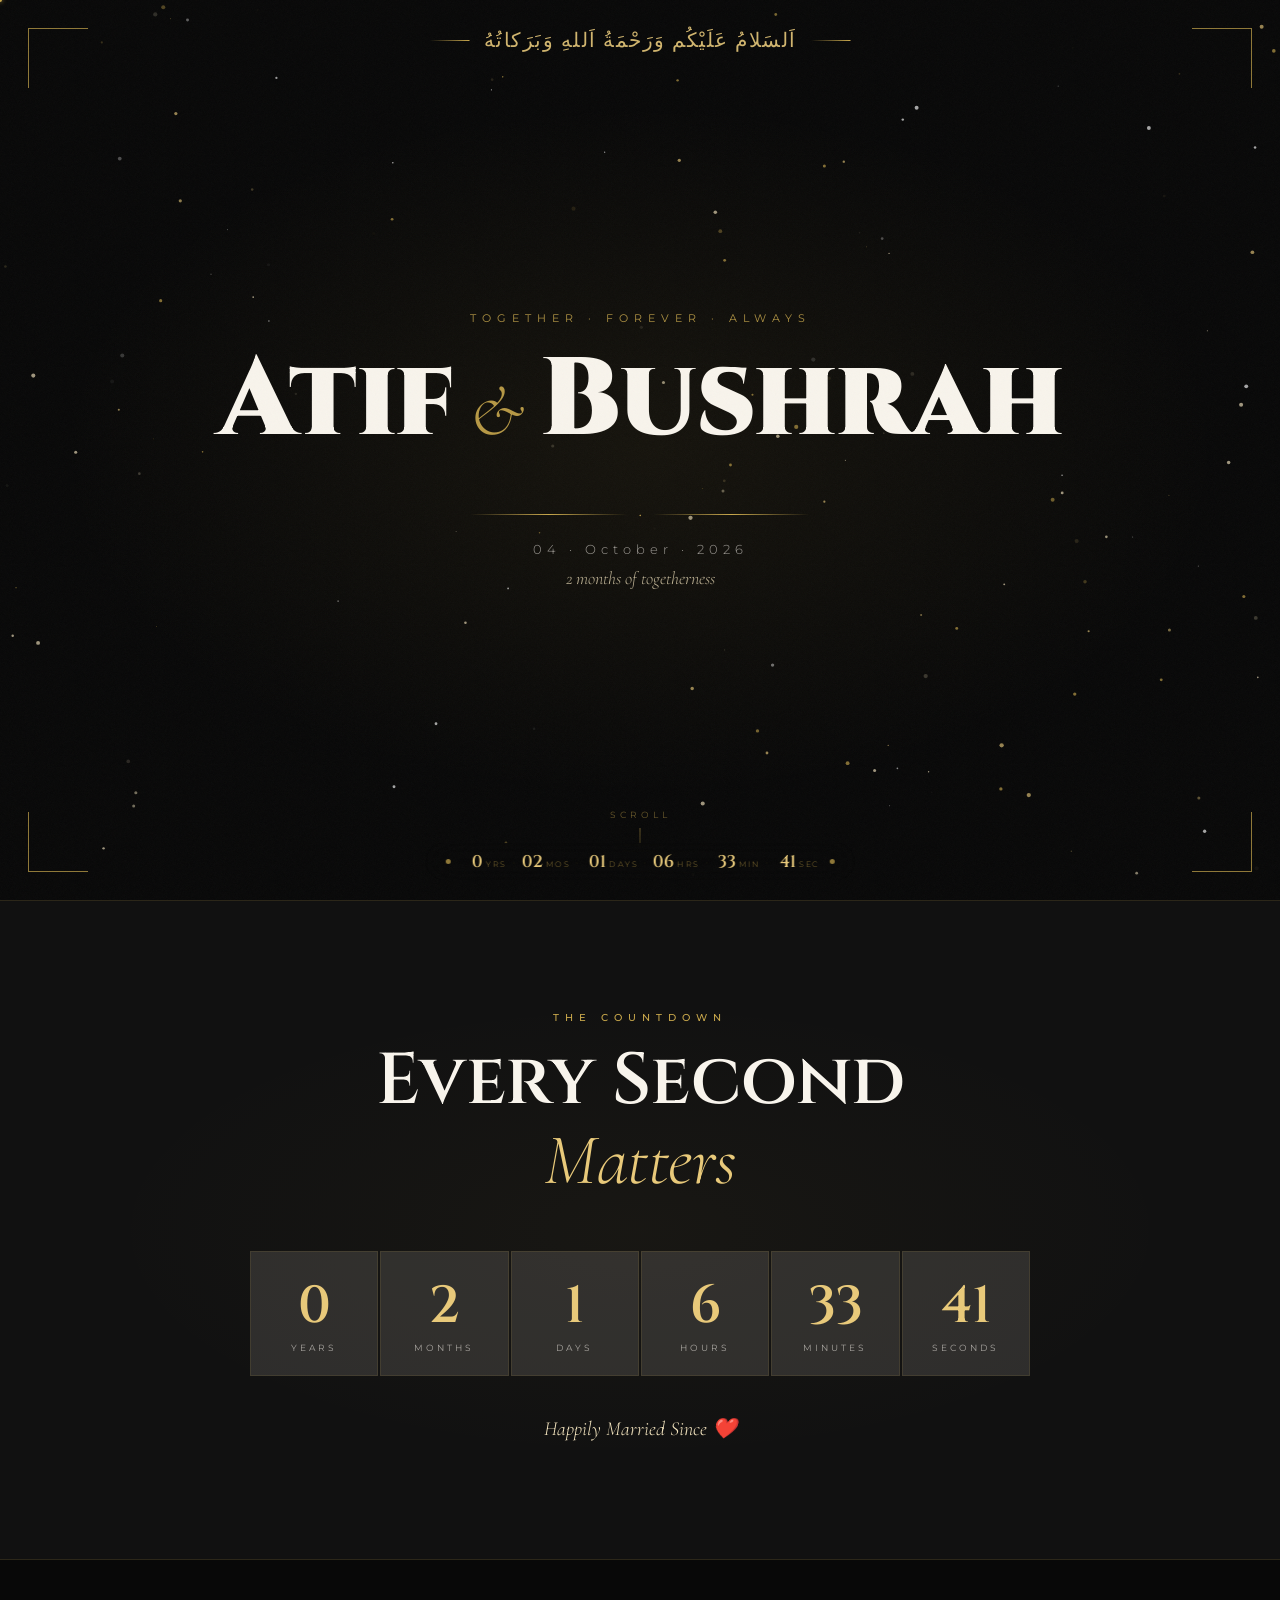
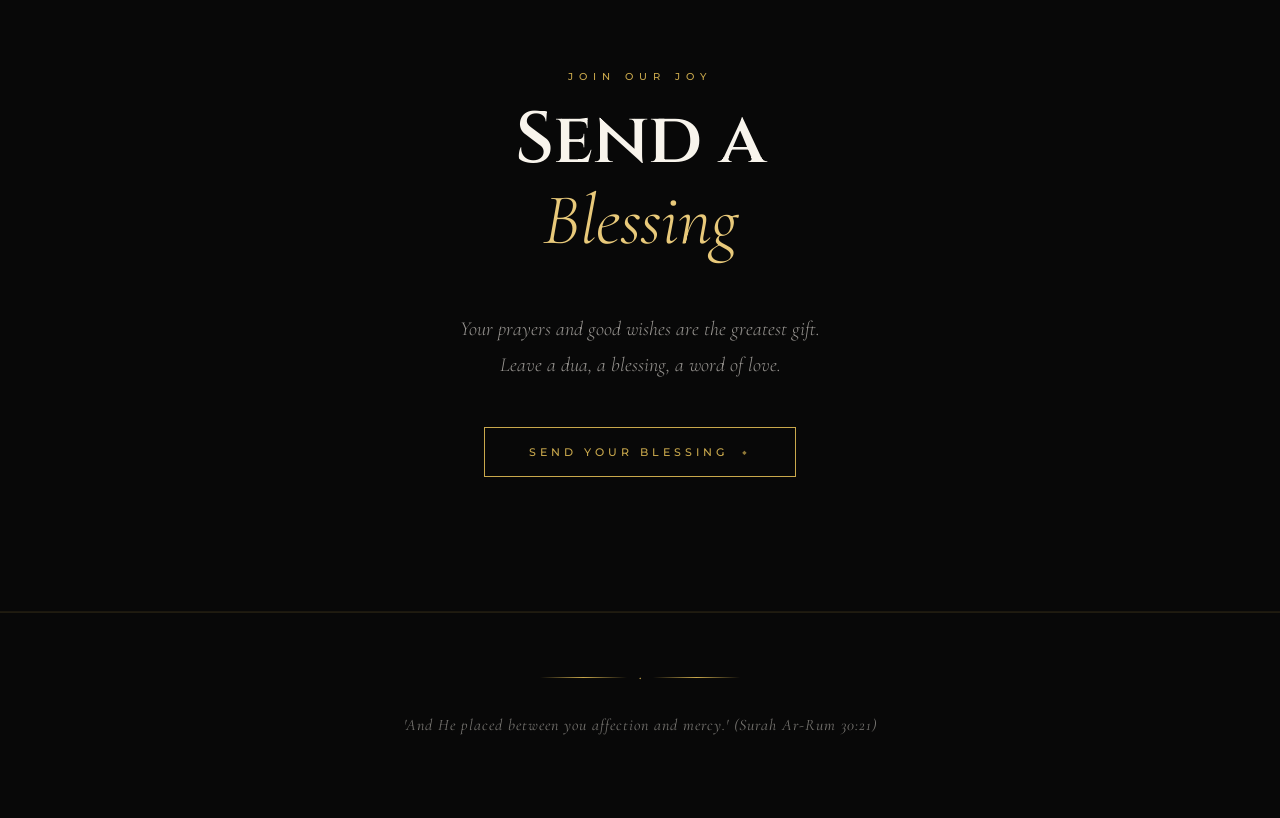
<file: index.html>
<!DOCTYPE html><html lang="en"><head><meta charset="UTF-8"><title>Atif & Bushrah — 04.10.2026</title><meta name="viewport" content="width=device-width, initial-scale=1.0"><link rel="stylesheet" href="style.css"><link href="https://fonts.googleapis.com/css2?family=Cormorant+Garamond:ital,wght@0,300;0,400;0,600;1,300;1,400&family=Cinzel:wght@400;600;900&family=Montserrat:wght@300;400;500&display=swap" rel="stylesheet"></head><body><div class="grain"></div><div class="cursor-ring" id="cursorRing"></div><div class="cursor-dot" id="cursorDot"></div><section class="hero" id="hero"><canvas id="particleCanvas"></canvas><div class="corner corner-tl"></div><div class="corner corner-tr"></div><div class="corner corner-bl"></div><div class="corner corner-br"></div><div class="salam-bar" id="salamText"><span class="salam-line"></span><span class="salam-text">اَلسَلامُ عَلَيْكُم وَرَحْمَةُ اَللهِ وَبَرَكاتُهُ</span><span class="salam-line"></span></div><audio id="salamAudio" preload="none"><source src="assets/salam.mp3" type="audio/mpeg"></audio><div class="hero-content"><p class="hero-eyebrow">Together · Forever · Always</p><div class="hero-names" id="floatingDate"><span class="name-atif">Atif</span><span class="hero-amp">&</span><span class="name-bushrah">Bushrah</span></div><div class="click-hint" id="clickHint"><span class="click-hint-dots"><span class="dot" id="d1"></span><span class="dot" id="d2"></span><span class="dot" id="d3"></span><span class="dot" id="d4"></span><span class="dot" id="d5"></span><span class="dot" id="d6"></span><span class="dot" id="d7"></span></span></div><div class="hero-rule"><span class="rule-line"></span><span class="rule-diamond">◆</span><span class="rule-line"></span></div><p class="hero-date">04 · October · 2026</p><p class="hero-tagline" id="dynamicSubtitle">Counting down to our big day</p></div><div class="scroll-cue"><span class="scroll-cue-text">Scroll</span><span class="scroll-cue-line"></span></div></section><section class="section countdown-section" id="countdownSection"><div class="section-bg-accent"></div><div class="section-inner"><div class="section-label reveal">The Countdown</div><h2 class="section-heading reveal">Every Second<br><em>Matters</em></h2><div class="countdown-grid reveal"><div class="cd-block"><span class="cd-num" id="years">0</span><span class="cd-label">Years</span></div><div class="cd-block"><span class="cd-num" id="months">0</span><span class="cd-label">Months</span></div><div class="cd-block"><span class="cd-num" id="days">0</span><span class="cd-label">Days</span></div><div class="cd-block"><span class="cd-num" id="hours">0</span><span class="cd-label">Hours</span></div><div class="cd-block"><span class="cd-num" id="minutes">0</span><span class="cd-label">Minutes</span></div><div class="cd-block"><span class="cd-num" id="seconds">0</span><span class="cd-label">Seconds</span></div></div><div class="countdown-message reveal" id="message"></div><div class="countdown-anniversary reveal" id="anniversary"></div></div></section><section class="section blessing-section"><div class="section-inner"><div class="section-label reveal">Join Our Joy</div><h2 class="section-heading reveal">Send a<br><em>Blessing</em></h2><p class="blessing-body-text reveal">Your prayers and good wishes are the greatest gift.<br>Leave a dua, a blessing, a word of love.</p><button class="gold-btn reveal" onclick="openBlessingModal()"><span class="gold-btn-text">Send Your Blessing</span><span class="gold-btn-icon">◆</span></button><div class="blessing-confirm" id="blessingMsg"></div></div></section><footer class="site-footer"><div class="footer-rule"><span class="rule-line"></span><span class="rule-diamond">◆</span><span class="rule-line"></span></div><p class="footer-dua" id="dua"></p></footer><div id="easterEggModal" class="easter-modal"><div class="easter-header-outside"><h2>You found our secret</h2><p class="easter-subtitle">A memory kept just for us</p></div><div class="easter-modal-content"><div class="easter-question-box"><div class="question-icon">◆</div><p class="easter-question">"What is the first gift I gave to Bushrah?"</p><div class="question-hint">It was not expensive, but it came straight from my heart.</div></div><div class="answer-section"><input type="text" id="easterAnswer" placeholder="your answer..." autocomplete="off" spellcheck="false"><div class="answer-underline"></div></div><button id="submitEasterAnswer" class="romantic-btn"><span class="btn-text">Unlock Our Story</span><span class="btn-heart">◈</span></button><div id="easterFeedback" class="feedback"></div></div><div class="easter-footer-outside"><p class="love-note">This memory is like a flower — it grows more beautiful with time</p></div></div><div id="storyPage" class="story-page"><div class="story-bg-animation"></div><button class="back-to-home" onclick="goBackToMain()"> ← Back </button><div class="story-container"><div class="story-header"><div class="hero-rule" style="max-width:160px;margin:0 auto 24px;"><span class="rule-line"></span><span class="rule-diamond">◆</span><span class="rule-line"></span></div><h1 class="story-title">Our Story</h1><p class="story-subtitle">Atif & Bushrah &nbsp;·&nbsp; Written in the stars</p></div><div class="timeline-start"><span class="rule-line" style="width:60px"></span><div class="start-date">The Journey</div><span class="rule-line" style="width:60px;background:linear-gradient(to left,transparent,var(--gold))"></span></div><div class="together-date-display"><div class="date-box"><div class="date-label">Together Since</div><div class="date-main">01 August, 2023</div><div class="date-romantic">The day our hearts found home</div></div><div class="love-timer"><div class="timer-title">Building Forever, One Moment at a Time</div><div class="timer-display"><div class="time-unit"><span id="togetherYears" class="time-number">0</span><span class="time-label">Years</span></div><div class="time-separator">&</div><div class="time-unit"><span id="togetherMonths" class="time-number">0</span><span class="time-label">Months</span></div><div class="time-separator">·</div><div class="time-unit"><span id="togetherDays" class="time-number">0</span><span class="time-label">Days</span></div></div></div></div><div class="memories-timeline"><div class="timeline-item"><div class="timeline-dot"></div><div class="timeline-content"><div class="memory-date">August 2023</div><div class="memory-title">The First "Hello"</div><div class="memory-desc">Our story began with a simple message that changed everything.</div><div class="memory-tag">Chapter I</div></div></div><div class="timeline-item"><div class="timeline-dot"></div><div class="timeline-content"><div class="memory-date">August 2023</div><div class="memory-title">The First Gift</div><div class="memory-desc">An eternal rose sealed at the beginning of something big.</div><div class="memory-tag">Our Secret</div></div></div><div class="timeline-item"><div class="timeline-dot"></div><div class="timeline-content"><div class="memory-date">October 2024</div><div class="memory-title">First Yes</div><div class="memory-desc">Her family opened their hearts to me.</div><div class="memory-tag">Beginning</div></div></div><div class="timeline-item"><div class="timeline-dot"></div><div class="timeline-content"><div class="memory-date">October 2024</div><div class="memory-title">Together We Were Chosen</div><div class="memory-desc">My family welcomed her with warmth.</div><div class="memory-tag">Acceptance</div></div></div><div class="timeline-item"><div class="timeline-dot"></div><div class="timeline-content"><div class="memory-date">November 2024</div><div class="memory-title">Promises Aligned</div><div class="memory-desc">Two families met, one path was agreed.</div><div class="memory-tag">Commitment</div></div></div><div class="timeline-item"><div class="timeline-dot"></div><div class="timeline-content"><div class="memory-date">August 2025</div><div class="memory-title">The Date Was Written</div><div class="memory-desc">Saat Nama sealed our forever with a day.</div><div class="memory-tag">Destiny</div></div></div><div class="timeline-item"><div class="timeline-dot"></div><div class="timeline-content"><div class="memory-date">October 2026</div><div class="memory-title">Our Forever Beginning</div><div class="memory-desc">The day we become one family, united in love forever.</div><div class="memory-tag">Coming Soon</div></div></div></div><div class="eternal-love"><div class="quote-icon">"</div><p class="love-quote">In the garden of my heart, you are the most beautiful flower that will never fade</p><div class="quote-sign">- For My Bushrah</div></div><div class="secret-message"><p class="secret-text">P.S. That first rose was not just a gift, it was the beginning of everything.</p><div class="secret-heart">💐</div></div></div></div><div id="blessingModal" class="blessing-modal"><div class="modal-frame"><button class="modal-close-btn" onclick="closeBlessingModal()"><span>×</span></button><div class="modal-header"><h2>Share Your Blessings</h2><p class="header-subtitle">Your prayers mean the world to Atif & Bushrah</p></div><div id="blessingFormContainer" class="form-container"><form id="blessingForm"><input type="hidden" name="access_key" value="98a69e9e-23a7-4af3-9b34-c57251a59801"><input type="hidden" name="subject" value="New Blessing for Atif & Bushrah 💝"><input type="hidden" name="from_name" value="Wedding Website"><input type="checkbox" name="botcheck" style="display:none"><input type="hidden" name="date" id="submissionDate"><input type="hidden" name="time" id="submissionTime"><input type="hidden" name="email" value="blessing@atifbushrah.com"><div class="form-group"><label class="form-label">Your Beautiful Name</label><input type="text" id="blessingName" name="name" required placeholder="Enter your name..." class="form-input" autocomplete="off"></div><div class="form-group"><label class="form-label">Your Heartfelt Blessing</label><textarea id="blessingMessage" name="message" required placeholder="Write your prayer, dua, or blessing here..." maxlength="150" minlength="10" class="form-textarea" spellcheck="true"></textarea><div class="char-counter"><span id="charCount">0</span>/150 characters</div></div><div class="form-actions"><button type="button" class="btn-secondary" onclick="closeBlessingModal()">Cancel</button><button type="submit" class="btn-primary" id="submitBlessing">Send Blessing</button></div></form><div id="thankYouMessage" class="thank-you-container" style="display:none"><div class="thank-you-icon">💝</div><h3 class="thank-you-title">Thank You!</h3><p class="thank-you-message">Your blessing has been sent</p><p class="thank-you-submessage">May Allah bless you abundantly</p><p class="countdown-timer">Closing in <span id="countdown">5</span> seconds</p></div></div><div class="modal-footer"><p class="footer-note">Your blessing will be cherished forever</p></div></div></div><div class="sticky-bar" id="stickyBar"><div class="sticky-bar-inner"><span class="sticky-dot"></span><div class="sticky-units"><div class="sticky-unit"><span class="sticky-num" id="b-years">0</span><span class="sticky-lbl">Yrs</span></div><span class="sticky-sep">·</span><div class="sticky-unit"><span class="sticky-num" id="b-months">0</span><span class="sticky-lbl">Mos</span></div><span class="sticky-sep">·</span><div class="sticky-unit"><span class="sticky-num" id="b-days">0</span><span class="sticky-lbl">Days</span></div><span class="sticky-sep">·</span><div class="sticky-unit"><span class="sticky-num" id="b-hours">0</span><span class="sticky-lbl">Hrs</span></div><span class="sticky-sep">·</span><div class="sticky-unit"><span class="sticky-num" id="b-minutes">0</span><span class="sticky-lbl">Min</span></div><span class="sticky-sep">·</span><div class="sticky-unit"><span class="sticky-num" id="b-seconds">0</span><span class="sticky-lbl">Sec</span></div></div><span class="sticky-dot"></span><span class="sticky-label" id="b-label" style="display:none"></span></div></div><script> const weddingDate = new Date(Date.UTC(2026, 9, 3, 18, 30, 0)).getTime(); (function() { const ring = document.getElementById('cursorRing'); const dot = document.getElementById('cursorDot'); let rx = -100, ry = -100, mx = -100, my = -100; document.addEventListener('mousemove', e => { mx = e.clientX; my = e.clientY; dot.style.left = mx + 'px'; dot.style.top = my + 'px'; spawnPetal(mx, my); }); function animRing() { rx += (mx - rx) * 0.13; ry += (my - ry) * 0.13; ring.style.left = rx + 'px'; ring.style.top = ry + 'px'; requestAnimationFrame(animRing); } animRing(); document.addEventListener('mouseover', e => { if (e.target.closest('a,button,[onclick],input,textarea,label,select,.hero-names,.gold-btn,.back-to-home,.salam-bar')) document.body.classList.add('cursor-hover'); }); document.addEventListener('mouseout', e => { if (e.target.closest('a,button,[onclick],input,textarea,label,select,.hero-names,.gold-btn,.back-to-home,.salam-bar')) document.body.classList.remove('cursor-hover'); }); document.addEventListener('mousedown', () => document.body.classList.add('cursor-click')); document.addEventListener('mouseup', () => document.body.classList.remove('cursor-click')); document.addEventListener('mouseleave',() => { ring.style.opacity='0'; dot.style.opacity='0'; }); document.addEventListener('mouseenter',() => { ring.style.opacity='1'; dot.style.opacity='1'; }); const sparks = ['✦','✧','·','◆','◇','✦','·']; let lastSpark = 0; function spawnPetal(x, y) { const now = Date.now(); if (now - lastSpark < 85) return; lastSpark = now; const el = document.createElement('span'); el.className = 'cursor-petal'; el.textContent = sparks[Math.floor(Math.random() * sparks.length)]; el.style.left = (x + (Math.random()-0.5)*12) + 'px'; el.style.top = (y + (Math.random()-0.5)*12) + 'px'; el.style.color = Math.random()>0.4 ? 'rgba(201,168,76,0.7)' : 'rgba(245,230,192,0.5)'; el.style.fontSize = (8 + Math.random()*6) + 'px'; document.body.appendChild(el); setTimeout(() => el.remove(), 1200); } })(); const revealObs = new IntersectionObserver(entries => { entries.forEach(e => { if (e.isIntersecting) { e.target.classList.add('revealed'); revealObs.unobserve(e.target); }}); }, { threshold: 0.15 }); document.querySelectorAll('.reveal').forEach(el => revealObs.observe(el)); (function() { const canvas = document.getElementById('particleCanvas'); const ctx = canvas.getContext('2d'); let W, H; function resize() { W = canvas.width = canvas.offsetWidth; H = canvas.height = canvas.offsetHeight; } window.addEventListener('resize', resize); resize(); const COLORS = ['rgba(201,168,76,','rgba(232,201,122,','rgba(245,230,192,','rgba(255,255,255,']; function rand(a,b){return a+Math.random()*(b-a);} function Particle() { this.reset = function() { this.x=rand(0,W); this.y=rand(0,H); this.r=rand(0.4,2.2); this.vx=rand(-0.18,0.18); this.vy=rand(-0.35,-0.08); this.life=0; this.max=rand(180,420); this.col=COLORS[Math.floor(Math.random()*COLORS.length)]; this.twinkle=Math.random()>0.6; this.tOffset=rand(0,Math.PI*2); }; this.reset(); this.life=rand(0,this.max); } const particles=[]; for(let i=0;i<160;i++) particles.push(new Particle()); let frame=0; function draw() { ctx.clearRect(0,0,W,H); frame++; particles.forEach(p => { p.life++; if(p.life>p.max){p.reset();return;} const prog=p.life/p.max; let alpha=prog<0.15?prog/0.15:prog>0.75?1-(prog-0.75)/0.25:1; if(p.twinkle) alpha*=0.5+0.5*Math.sin(frame*0.07+p.tOffset); alpha=Math.max(0,Math.min(0.85,alpha))*0.75; p.x+=p.vx; p.y+=p.vy; ctx.beginPath(); ctx.arc(p.x,p.y,p.r,0,Math.PI*2); ctx.fillStyle=p.col+alpha+')'; ctx.fill(); }); requestAnimationFrame(draw); } draw(); })(); (function() { const names = document.getElementById('floatingDate'); const hint = document.getElementById('clickHint'); const dots = document.querySelectorAll('.dot'); let count = 0, timer; names.addEventListener('click', () => { if (count === 0) hint.classList.add('visible'); clearTimeout(timer); count++; dots.forEach((d,i) => d.classList.toggle('lit', i < count)); if (count >= 7) { dots.forEach(d => d.classList.add('lit','burst')); setTimeout(() => { hint.classList.remove('visible'); dots.forEach(d => d.classList.remove('lit','burst')); count = 0; if (typeof triggerEasterEgg === 'function') triggerEasterEgg(); }, 400); return; } timer = setTimeout(() => { count = 0; hint.classList.remove('visible'); dots.forEach(d => d.classList.remove('lit')); }, 3000); }); })(); (function() { const bar = document.getElementById('stickyBar'); const bYears = document.getElementById('b-years'); const bMonths = document.getElementById('b-months'); const bDays = document.getElementById('b-days'); const bHours = document.getElementById('b-hours'); const bMinutes = document.getElementById('b-minutes'); const bSeconds = document.getElementById('b-seconds'); const bLabel = document.getElementById('b-label'); const WEDDING = new Date(Date.UTC(2026,9,3,18,30,0)); function pad(n){ return String(Math.floor(n)).padStart(2,'0'); } let lastSec = -1; function updateBar() { const now = new Date(); const diff = typeof calculateDiff === 'function' ? calculateDiff(now, WEDDING) : null; if (!diff) return; bYears.textContent = diff.years; bMonths.textContent = pad(diff.months); bDays.textContent = pad(diff.days); bHours.textContent = pad(diff.hours); bMinutes.textContent = pad(diff.minutes); if (diff.seconds !== lastSec) { bSeconds.textContent = pad(diff.seconds); bSeconds.classList.add('tick'); setTimeout(() => bSeconds.classList.remove('tick'), 250); lastSec = diff.seconds; } } window.addEventListener('load', () => { updateBar(); setInterval(updateBar, 1000); }); let cdVisible = false, overlayOpen = false; new IntersectionObserver(entries => { cdVisible = entries[0].isIntersecting; toggleBar(); }, { threshold: 0.05 }).observe(document.getElementById('countdownSection')); ['easterEggModal','storyPage','blessingModal'].forEach(id => { const el = document.getElementById(id); if (!el) return; new MutationObserver(() => { overlayOpen = ['easterEggModal','storyPage','blessingModal'].some(oid => { const o = document.getElementById(oid); return o && o.style.display && o.style.display !== 'none'; }); toggleBar(); }).observe(el, { attributes: true, attributeFilter: ['style'] }); }); function toggleBar() { bar.classList.toggle('visible', !cdVisible && !overlayOpen); } })();</script><script src="script.js"></script></body></html>
</file>
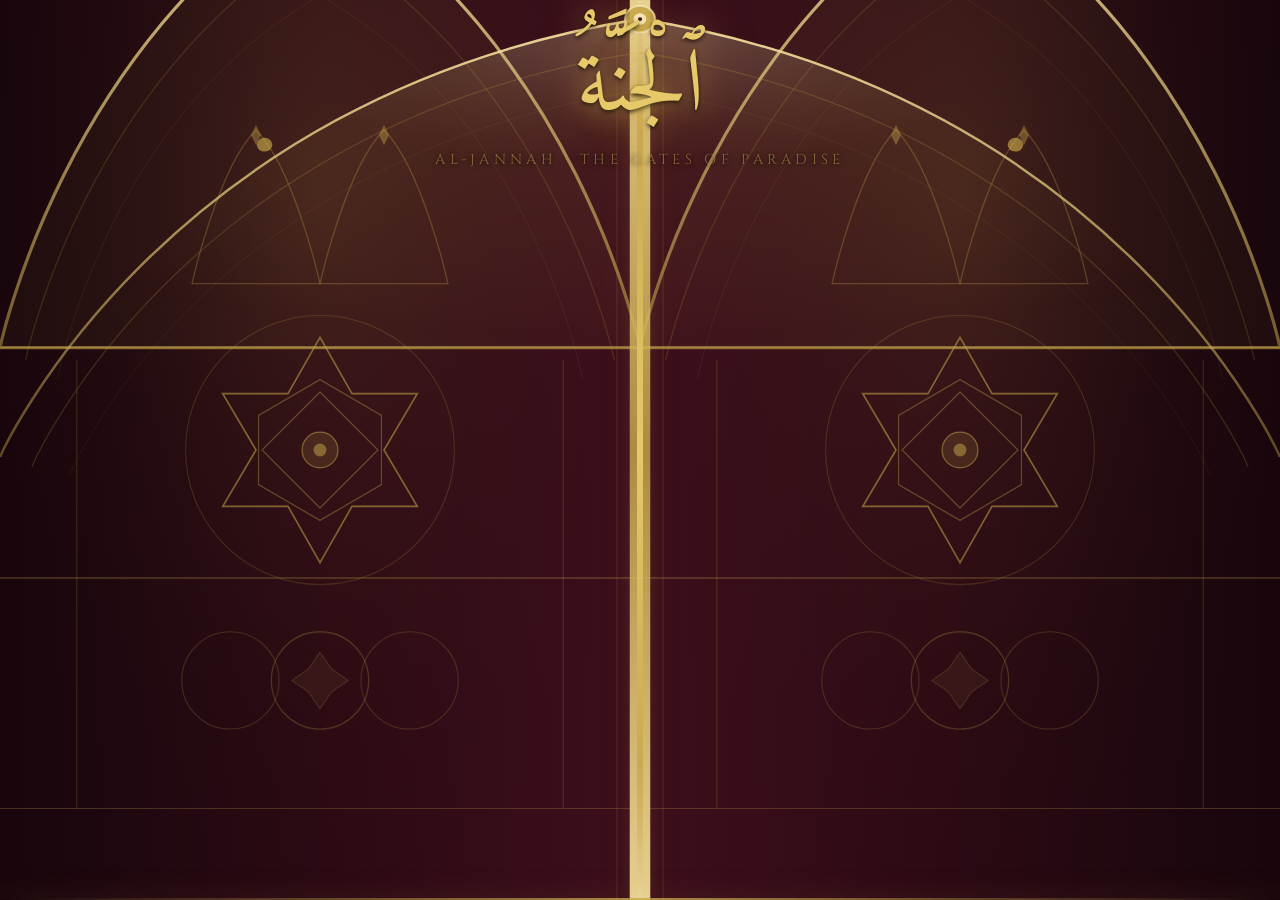
<file: invite/index.html>
<!doctype html><html lang=en><head><meta charset=UTF-8><meta name=viewport content="width=device-width,initial-scale=1,maximum-scale=1"><title>You Are Invited</title><link href="https://fonts.googleapis.com/css2?family=Amiri:ital,wght@0,400;0,700;1,400&family=Cinzel:wght@400;600;700&family=Cormorant+Garamond:ital,wght@0,300;0,400;0,600;1,300;1,400&display=swap" rel=stylesheet><style>*{margin:0;padding:0;box-sizing:border-box}:root{--bg:#060108;--burg:#2d0a14;--burg2:#4a0f20;--gold:#c9a84c;--gold2:#e8c96a;--gold3:#f5e0a0;--gold4:#fffbe8}body,html{width:100%;min-height:100%;overflow-x:hidden}body{background:var(--bg);font-family:'Cormorant Garamond',serif}#gate-screen{position:fixed;inset:0;z-index:200;overflow:hidden;cursor:pointer;background:#060108}.sky{position:absolute;inset:0;background:radial-gradient(ellipse 100% 50% at 50% 0,rgba(201,168,76,.12) 0,transparent 55%),radial-gradient(ellipse 80% 60% at 50% 100%,#2d0a14 0,#1a0510 35%,transparent 65%),#060108}#stars-cv{position:absolute;inset:0;z-index:1;pointer-events:none}.heaven-beam{position:absolute;top:0;left:50%;transform:translateX(-50%);width:min(500px,80vw);height:70vh;background:radial-gradient(ellipse 35% 100% at 50% 0,rgba(255,243,200,.18) 0,rgba(201,168,76,.06) 40%,transparent 70%);z-index:2;pointer-events:none;animation:beamBreath 5s ease-in-out infinite}@keyframes beamBreath{0%,100%{opacity:.7}50%{opacity:1}}.sparks-wrap{position:absolute;inset:0;z-index:3;pointer-events:none;overflow:hidden}.spk{position:absolute;width:2px;height:2px;border-radius:50%;background:var(--gold2);animation:spkRise linear infinite;opacity:0}@keyframes spkRise{0%{opacity:0;transform:translateY(0) translateX(0)}10%{opacity:.9}80%{opacity:.5}100%{opacity:0;transform:translateY(-95vh) translateX(var(--sx))}}.gate-scene{position:absolute;inset:0;z-index:5;display:flex;perspective:1000px;perspective-origin:50% 100%}.gate-half{position:relative;width:50%;height:100%;transform-style:preserve-3d;transition:transform 1.8s cubic-bezier(.65,0,.35,1);will-change:transform}.gate-half.left{transform-origin:left center}.gate-half.right{transform-origin:right center}.gate-scene.open .gate-half.left{transform:rotateY(-100deg)}.gate-scene.open .gate-half.right{transform:rotateY(100deg)}.gate-face{position:absolute;inset:0;width:100%;height:100%;overflow:hidden}.gate-face svg{width:100%;height:100%;display:block}.gate-half.left .gate-face::after,.gate-half.right .gate-face::after{content:'';position:absolute;top:0;bottom:0;width:3px;background:linear-gradient(180deg,rgba(201,168,76,0) 0,rgba(201,168,76,.9) 15%,var(--gold2) 50%,rgba(201,168,76,.9) 85%,rgba(201,168,76,0) 100%);box-shadow:0 0 18px rgba(201,168,76,.7),0 0 40px rgba(201,168,76,.3)}.gate-half.left .gate-face::after{right:0}.gate-half.right .gate-face::after{left:0}.over-arch{position:absolute;top:0;left:0;right:0;height:55vh;z-index:6;pointer-events:none}.over-arch svg{width:100%;height:100%;display:block}.gate-center-text{position:absolute;top:0;left:0;right:0;bottom:0;z-index:7;display:flex;flex-direction:column;align-items:center;justify-content:flex-start;padding-top:max(4vh,20px);pointer-events:none;text-align:center}.gate-arabic-jannah{font-family:Amiri,serif;font-size:clamp(2.5rem,7vw,5.5rem);color:var(--gold2);text-shadow:0 0 30px rgba(201,168,76,.8),0 0 80px rgba(201,168,76,.3),0 2px 4px rgba(0,0,0,.8);line-height:1.2;animation:textGlow 4s ease-in-out infinite}@keyframes textGlow{0%,100%{text-shadow:0 0 30px rgba(201,168,76,.7),0 0 60px rgba(201,168,76,.25),0 2px 6px rgba(0,0,0,.9)}50%{text-shadow:0 0 50px rgba(201,168,76,1),0 0 100px rgba(201,168,76,.4),0 2px 6px rgba(0,0,0,.9)}}.gate-sub-jannah{font-family:Cinzel,serif;font-size:clamp(.65rem,1.5vw,.9rem);color:rgba(201,168,76,.55);letter-spacing:.3em;text-transform:uppercase;margin-top:8px;text-shadow:0 1px 4px rgba(0,0,0,.9)}.tap-open{position:absolute;bottom:max(5vh,28px);left:50%;transform:translateX(-50%);z-index:7;text-align:center;pointer-events:none}.tap-open-text{font-family:'Cormorant Garamond',serif;font-style:italic;font-size:clamp(1rem,2.2vw,1.25rem);color:var(--gold);letter-spacing:.15em;text-shadow:0 0 20px rgba(201,168,76,.5),0 1px 4px rgba(0,0,0,.9);animation:tapPulse 2.5s ease-in-out infinite;opacity:0;transition:opacity .8s;white-space:nowrap}.tap-open-text.show{opacity:1}@keyframes tapPulse{0%,100%{opacity:.65}50%{opacity:1}}.tap-chevron{display:block;margin-top:8px;color:rgba(201,168,76,.6);font-size:1.4rem;animation:chevBounce 2s ease-in-out infinite}@keyframes chevBounce{0%,100%{transform:translateY(0)}50%{transform:translateY(8px)}}.ground-glow{position:absolute;bottom:0;left:0;right:0;height:2px;background:linear-gradient(90deg,transparent,rgba(201,168,76,.3) 20%,rgba(201,168,76,.8) 50%,rgba(201,168,76,.3) 80%,transparent);box-shadow:0 0 25px rgba(201,168,76,.5);z-index:8}#fade-out{position:fixed;inset:0;z-index:500;background:#060108;opacity:0;pointer-events:none;transition:opacity .8s ease}#fade-out.fading{opacity:1;pointer-events:all}#invite{display:none;min-height:100vh;width:100%;position:relative;overflow-x:hidden}#invite.visible{display:block}.page-bg{position:fixed;inset:0;z-index:0;background:radial-gradient(ellipse 100% 55% at 50% 0,rgba(45,10,20,.85) 0,transparent 55%),radial-gradient(ellipse 70% 40% at 100% 60%,rgba(45,10,20,.5) 0,transparent 50%),radial-gradient(ellipse 70% 40% at 0 40%,rgba(45,10,20,.4) 0,transparent 50%),#060108}.page-geo{position:fixed;inset:0;z-index:1;pointer-events:none;background-image:repeating-linear-gradient(45deg,rgba(201,168,76,.016) 0,rgba(201,168,76,.016) 1px,transparent 0,transparent 44px),repeating-linear-gradient(-45deg,rgba(201,168,76,.016) 0,rgba(201,168,76,.016) 1px,transparent 0,transparent 44px);animation:geoD 22s linear infinite}@keyframes geoD{0%{background-position:0 0,0 0}100%{background-position:88px 88px,88px 88px}}#inv-stars{position:fixed;inset:0;z-index:0;pointer-events:none}.corn{position:fixed;z-index:10;pointer-events:none}.corn.tl{top:0;left:0}.corn.tr{top:0;right:0;transform:scaleX(-1)}.corn.bl{bottom:0;left:0;transform:scaleY(-1)}.corn.br{bottom:0;right:0;transform:scale(-1,-1)}.corn svg{display:block}.page-content{position:relative;z-index:5;width:100%}.hero{width:100%;min-height:100vh;display:flex;flex-direction:column;align-items:center;justify-content:center;padding:100px 40px 80px;text-align:center;position:relative}.hero::before{content:'';position:absolute;inset:0;background:radial-gradient(ellipse 70% 60% at 50% 45%,rgba(201,168,76,.055) 0,transparent 65%);pointer-events:none}.hero-orn{margin-bottom:36px}.hero-bism{font-family:Amiri,serif;font-size:clamp(2.4rem,6vw,4.5rem);background:linear-gradient(135deg,var(--gold) 0,var(--gold3) 45%,var(--gold4) 55%,var(--gold3) 65%,var(--gold) 100%);-webkit-background-clip:text;background-clip:text;-webkit-text-fill-color:transparent;background-size:300%;animation:gf 5s ease-in-out infinite;line-height:1.45;filter:drop-shadow(0 0 25px rgba(201,168,76,.35))}@keyframes gf{0%,100%{background-position:0}50%{background-position:100%}}.hero-bism-tr{display:block;font-size:clamp(.68rem,1.3vw,.82rem);color:rgba(201,168,76,.42);letter-spacing:.23em;text-transform:uppercase;margin:8px 0 52px}.hero-inv-label{font-size:clamp(.72rem,1.3vw,.82rem);color:rgba(201,168,76,.48);letter-spacing:.28em;text-transform:uppercase;margin-bottom:26px}.hero-name{display:block;font-family:Cinzel,serif;font-size:clamp(3rem,9vw,7.5rem);font-weight:600;background:linear-gradient(170deg,var(--gold4) 0,var(--gold2) 35%,var(--gold) 65%,#8b5e1a 100%);-webkit-background-clip:text;background-clip:text;-webkit-text-fill-color:transparent;background-size:200%;animation:gf 6s ease-in-out infinite;line-height:1.08;letter-spacing:.04em;filter:drop-shadow(0 4px 35px rgba(201,168,76,.22));opacity:0;transform:translateY(28px);transition:opacity 1.1s ease,transform 1.1s ease}.hero-name.lit{opacity:1;transform:translateY(0)}.hero-conn{display:block;font-family:Amiri,serif;font-size:clamp(1.3rem,3vw,2rem);color:rgba(201,168,76,.4);margin:4px 0;opacity:0;transition:opacity 1s ease .6s}.hero-conn.lit{opacity:1}.hero-nikah{font-style:italic;font-size:clamp(1rem,2vw,1.3rem);color:rgba(245,224,160,.55);letter-spacing:.12em;margin-top:22px;opacity:0;transition:opacity 1s ease 1.5s}.hero-nikah.lit{opacity:1}.scroll-indicator{position:absolute;bottom:38px;left:50%;transform:translateX(-50%);display:flex;flex-direction:column;align-items:center;gap:8px;color:rgba(201,168,76,.38);font-size:.68rem;letter-spacing:.28em;text-transform:uppercase;animation:scInd 3s ease-in-out 2.5s infinite}@keyframes scInd{0%,100%{opacity:.35}50%{opacity:.85}}.sc-line{width:1px;height:36px;background:linear-gradient(180deg,rgba(201,168,76,.5),transparent);animation:scLine 2s ease-in-out 2.5s infinite}@keyframes scLine{0%{transform:scaleY(0);transform-origin:top}50%{transform:scaleY(1);transform-origin:top}50.01%{transform-origin:bottom}100%{transform:scaleY(0);transform-origin:bottom}}.fw-div{width:100%;padding:0 clamp(20px,6vw,80px);display:flex;align-items:center;gap:14px;margin:8px 0}.fw-dl{flex:1;height:1px;background:linear-gradient(90deg,transparent,rgba(201,168,76,.5),rgba(201,168,76,.9) 50%,rgba(201,168,76,.5),transparent)}.fw-dc{display:flex;align-items:center;gap:6px;flex-shrink:0}.fw-dd{width:9px;height:9px;background:var(--gold);transform:rotate(45deg);box-shadow:0 0 10px rgba(201,168,76,.6)}.fw-dp{width:4px;height:4px;background:rgba(201,168,76,.45);border-radius:50%}.verse-sec{width:100%;padding:clamp(60px,10vh,100px) clamp(24px,8vw,120px);display:flex;align-items:center;justify-content:center;position:relative;background:linear-gradient(180deg,transparent,rgba(45,10,20,.45) 30%,rgba(45,10,20,.45) 70%,transparent)}.verse-sec::before{content:'';position:absolute;inset:0;background:radial-gradient(ellipse 65% 65% at 50% 50%,rgba(201,168,76,.045) 0,transparent 65%);pointer-events:none}.verse-inner{max-width:860px;width:100%;text-align:center;position:relative;z-index:1}.v-bracket{font-family:Amiri,serif;font-size:clamp(2.5rem,5vw,4rem);color:rgba(201,168,76,.22);position:absolute;top:50%;transform:translateY(-50%)}.v-bracket.l{left:-10px}.v-bracket.r{right:-10px}.v-ar{font-family:Amiri,serif;font-size:clamp(1.55rem,3.5vw,2.4rem);background:linear-gradient(135deg,var(--gold) 0,var(--gold3) 50%,var(--gold) 100%);-webkit-background-clip:text;background-clip:text;-webkit-text-fill-color:transparent;background-size:200%;animation:gf 5s ease-in-out infinite;line-height:2.1;direction:rtl;margin-bottom:26px}.v-tr{font-style:italic;font-size:clamp(1rem,2vw,1.22rem);color:rgba(245,224,160,.62);line-height:1.82;max-width:700px;margin:0 auto 14px}.v-ref{font-size:.73rem;color:rgba(201,168,76,.38);letter-spacing:.2em;text-transform:uppercase}.sec-t{font-size:.7rem;color:rgba(201,168,76,.38);letter-spacing:.32em;text-transform:uppercase;text-align:center;margin-bottom:28px}.scratch-sec{width:100%;padding:clamp(60px,9vh,90px) 24px;display:flex;flex-direction:column;align-items:center}.scratch-wrap{position:relative;width:min(580px,92vw);height:min(190px,52vw);border-radius:5px;overflow:hidden;border:1px solid rgba(201,168,76,.6);box-shadow:0 0 55px rgba(201,168,76,.18),0 0 130px rgba(201,168,76,.07),inset 0 0 30px rgba(0,0,0,.55);cursor:crosshair;touch-action:none}.scratch-hidden-bg{position:absolute;inset:0;background:linear-gradient(135deg,#0d0208 0,#200810 50%,#0d0208 100%);display:flex;flex-direction:column;align-items:center;justify-content:center;gap:10px;z-index:1}.scratch-hidden-bg::before{content:'';position:absolute;inset:0;background:radial-gradient(ellipse 75% 75% at 50% 50%,rgba(201,168,76,.07),transparent)}.s-date{font-family:Cinzel,serif;font-size:clamp(1.6rem,5.5vw,2.9rem);background:linear-gradient(170deg,var(--gold4),var(--gold2) 40%,var(--gold) 80%);-webkit-background-clip:text;background-clip:text;-webkit-text-fill-color:transparent;letter-spacing:.06em;position:relative;z-index:1}.s-day{font-size:clamp(.72rem,1.8vw,.92rem);color:rgba(201,168,76,.48);letter-spacing:.24em;text-transform:uppercase;position:relative;z-index:1}#sc{position:absolute;top:0;left:0;width:100%!important;height:100%!important;z-index:2;display:block}.s-hint{margin-top:14px;font-style:italic;font-size:.82rem;color:rgba(201,168,76,.36);letter-spacing:.1em;transition:color .6s,text-shadow .6s;text-align:center}.s-hint.done{color:rgba(201,168,76,.8);text-shadow:0 0 20px rgba(201,168,76,.4)}.cd-sec{width:100%;padding:clamp(55px,8vh,80px) 24px;display:flex;flex-direction:column;align-items:center}.cd-grid{display:grid;grid-template-columns:repeat(4,1fr);gap:clamp(10px,2.5vw,28px);width:min(820px,92vw)}.cd-box{background:linear-gradient(155deg,rgba(45,10,20,.75),rgba(15,4,8,.9));border:1px solid rgba(201,168,76,.26);border-radius:5px;padding:clamp(14px,2.8vw,28px) 8px clamp(12px,2.2vw,22px);text-align:center;position:relative;overflow:hidden}.cd-box::before{content:'';position:absolute;top:0;left:0;right:0;height:2px;background:linear-gradient(90deg,transparent,rgba(201,168,76,.65),rgba(255,243,200,.9),rgba(201,168,76,.65),transparent)}.cd-n{font-family:Cinzel,serif;font-size:clamp(2.1rem,6.5vw,4.8rem);background:linear-gradient(170deg,var(--gold3),var(--gold));-webkit-background-clip:text;background-clip:text;-webkit-text-fill-color:transparent;line-height:1;display:block;transition:transform .12s ease}.cd-n.fl{transform:scaleY(.72)}.cd-u{font-size:clamp(.58rem,1.1vw,.7rem);color:rgba(201,168,76,.38);letter-spacing:.2em;text-transform:uppercase;display:block;margin-top:8px}.events-sec{width:100%;padding:clamp(60px,9vh,90px) 0;background:linear-gradient(180deg,transparent,rgba(45,10,20,.45) 25%,rgba(45,10,20,.45) 75%,transparent)}.events-inner{max-width:1140px;margin:0 auto;padding:0 clamp(20px,5vw,60px)}.events-grid{display:grid;grid-template-columns:repeat(auto-fit,minmax(240px,1fr));gap:clamp(16px,3vw,30px);margin-top:8px}.ev-card{background:linear-gradient(145deg,rgba(45,10,20,.65),rgba(15,4,8,.88));border:1px solid rgba(201,168,76,.18);border-radius:4px;padding:clamp(24px,3vw,36px) clamp(20px,2.5vw,30px);position:relative;overflow:hidden;transition:border-color .4s,box-shadow .4s}.ev-card::before{content:'';position:absolute;top:0;left:0;right:0;height:1.5px;background:linear-gradient(90deg,transparent,rgba(201,168,76,.45),transparent)}.ev-card.main{border-color:rgba(201,168,76,.42);box-shadow:0 0 45px rgba(201,168,76,.1),0 0 90px rgba(201,168,76,.04)}.ev-card.main::before{background:linear-gradient(90deg,transparent,rgba(201,168,76,.85),var(--gold2),rgba(201,168,76,.85),transparent)}.ev-n{font-size:4rem;font-family:Cinzel,serif;font-weight:700;color:rgba(201,168,76,.07);position:absolute;right:14px;top:6px;line-height:1}.ev-tag{font-size:.66rem;color:rgba(201,168,76,.42);letter-spacing:.22em;text-transform:uppercase;display:block;margin-bottom:10px}.ev-title{font-family:Cinzel,serif;font-size:clamp(1rem,2.2vw,1.3rem);background:linear-gradient(135deg,var(--gold2),var(--gold));-webkit-background-clip:text;background-clip:text;-webkit-text-fill-color:transparent;letter-spacing:.04em;margin-bottom:9px}.ev-title.main-t{font-size:clamp(1.2rem,2.5vw,1.55rem)}.ev-date{font-style:italic;font-size:clamp(.92rem,1.8vw,1.08rem);color:rgba(245,224,160,.6);margin-bottom:5px}.ev-time{font-size:clamp(.76rem,1.3vw,.86rem);color:rgba(201,168,76,.36);letter-spacing:.07em}.ev-glow{position:absolute;inset:0;background:radial-gradient(ellipse 55% 55% at 50% 50%,rgba(201,168,76,.035),transparent);pointer-events:none;animation:evG 3.5s ease-in-out infinite}@keyframes evG{0%,100%{opacity:.5}50%{opacity:1}}.venue-sec{width:100%;padding:clamp(60px,9vh,90px) clamp(20px,5vw,60px);display:flex;flex-direction:column;align-items:center}.venue-card{max-width:820px;width:100%;background:linear-gradient(145deg,rgba(45,10,20,.7),rgba(15,4,8,.9));border:1px solid rgba(201,168,76,.28);border-radius:4px;padding:clamp(40px,5vw,60px) clamp(28px,5vw,60px);text-align:center;position:relative;overflow:hidden}.venue-card::before{content:'';position:absolute;top:0;left:0;right:0;height:3px;background:linear-gradient(90deg,transparent,rgba(201,168,76,.5),rgba(255,243,200,.95),rgba(201,168,76,.5),transparent)}.venue-card::after{content:'';position:absolute;bottom:0;left:0;right:0;height:2px;background:linear-gradient(90deg,transparent,rgba(201,168,76,.3),rgba(201,168,76,.7),rgba(201,168,76,.3),transparent)}.v-icon{font-size:2.2rem;color:var(--gold);display:block;margin-bottom:16px;animation:viF 4s ease-in-out infinite}@keyframes viF{0%,100%{transform:translateY(0)}50%{transform:translateY(-5px)}}.v-name{font-family:Cinzel,serif;font-size:clamp(1.3rem,3vw,1.9rem);background:linear-gradient(135deg,var(--gold3),var(--gold2));-webkit-background-clip:text;background-clip:text;-webkit-text-fill-color:transparent;letter-spacing:.05em;margin-bottom:12px}.v-addr{font-style:italic;font-size:clamp(.98rem,1.8vw,1.18rem);color:rgba(201,168,76,.5);line-height:1.8}.dua-sec{width:100%;min-height:40vh;display:flex;align-items:center;justify-content:center;padding:clamp(60px,9vh,100px) clamp(24px,8vw,100px);position:relative;background:linear-gradient(180deg,transparent,rgba(45,10,20,.38) 40%,rgba(45,10,20,.38) 60%,transparent)}.dua-sec::before{content:'';position:absolute;inset:0;background:radial-gradient(ellipse 55% 55% at 50% 50%,rgba(201,168,76,.038),transparent);pointer-events:none}.dua-inner{max-width:800px;width:100%;text-align:center;position:relative;z-index:1}.d-ar{font-family:Amiri,serif;font-size:clamp(1.4rem,3.2vw,2.2rem);background:linear-gradient(135deg,var(--gold) 0,var(--gold3) 50%,var(--gold) 100%);-webkit-background-clip:text;background-clip:text;-webkit-text-fill-color:transparent;background-size:200%;animation:gf 5s ease-in-out infinite;line-height:2;direction:rtl;margin-bottom:18px}.d-tr{font-style:italic;font-size:clamp(.88rem,1.7vw,1.08rem);color:rgba(201,168,76,.42);line-height:1.85}.rsvp-sec{width:100%;padding:clamp(60px,8vh,90px) 24px clamp(80px,12vh,120px);display:flex;flex-direction:column;align-items:center}.rsvp-btn{display:inline-block;padding:clamp(14px,2vw,19px) clamp(40px,7vw,75px);background:linear-gradient(135deg,rgba(45,10,20,.75),rgba(15,4,8,.9));border:1px solid rgba(201,168,76,.5);color:var(--gold2);font-family:Cinzel,serif;font-size:clamp(.76rem,1.4vw,.88rem);letter-spacing:.25em;text-transform:uppercase;text-decoration:none;border-radius:3px;position:relative;overflow:hidden;transition:all .4s ease;box-shadow:0 0 28px rgba(201,168,76,.08)}.rsvp-btn::before{content:'';position:absolute;top:0;left:-100%;width:100%;height:100%;background:linear-gradient(90deg,transparent,rgba(201,168,76,.18),transparent);transition:left .55s ease}.rsvp-btn:hover::before{left:100%}.rsvp-btn:hover{border-color:rgba(201,168,76,.88);box-shadow:0 0 55px rgba(201,168,76,.22),0 0 110px rgba(201,168,76,.09);color:var(--gold3)}.rsvp-sub{margin-top:16px;font-style:italic;font-size:.78rem;color:rgba(201,168,76,.28);text-align:center}.footer-orn{text-align:center;padding:10px 0 60px;position:relative;z-index:5}.rev{opacity:0;transform:translateY(44px);transition:opacity 1s cubic-bezier(.2,.8,.3,1),transform 1s cubic-bezier(.2,.8,.3,1)}.rev.in{opacity:1;transform:translateY(0)}.rev.d1{transition-delay:.14s}.rev.d2{transition-delay:.28s}.rev.d3{transition-delay:.42s}@media(max-width:580px){.v-bracket{display:none}.events-grid{grid-template-columns:1fr}}</style></head><body><div id=fade-out></div><div id=gate-screen><div class=sky></div><canvas id=stars-cv></canvas><div class=heaven-beam></div><div class=sparks-wrap id=sparks-wrap></div><div class=gate-scene id=gate-scene><div class="gate-half left" id=g-left><div class=gate-face><svg viewBox="0 0 500 1000" preserveAspectRatio="xMidYMid slice" xmlns=http://www.w3.org/2000/svg><defs><linearGradient id=gBgL x1=1 y1=0 x2=0 y2=0><stop offset=0% stop-color=#3d0f1c /><stop offset=45% stop-color=#2d0a14 /><stop offset=100% stop-color=#18060c /></linearGradient><linearGradient id=gEdgeL x1=0 y1=0 x2=0 y2=1><stop offset=0% stop-color=rgba(201,168,76,0) /><stop offset=15% stop-color=rgba(245,224,160,0.95) /><stop offset=50% stop-color=rgba(201,168,76,0.8) /><stop offset=85% stop-color=rgba(245,224,160,0.95) /><stop offset=100% stop-color=rgba(201,168,76,0) /></linearGradient><linearGradient id=archL x1=0 y1=1 x2=0 y2=0><stop offset=0% stop-color=rgba(201,168,76,0.5) /><stop offset=100% stop-color=rgba(245,224,160,0.9) /></linearGradient><radialGradient id=starGl cx=50% cy=30% r=60%><stop offset=0% stop-color=rgba(201,168,76,0.12) /><stop offset=100% stop-color=transparent /></radialGradient></defs><rect width=500 height=1000 fill=url(#gBgL) /><rect width=500 height=1000 fill=url(#starGl) /><path d="M0,420 C0,420 50,180 250,60 C450,180 500,420 500,420 Z" fill=rgba(201,168,76,0.04) stroke=url(#archL) stroke-width=2.5 /><path d="M20,430 C20,430 65,210 250,100 C435,210 480,430 480,430" fill=none stroke=rgba(201,168,76,0.18) stroke-width=1 /><path d="M45,445 C45,445 82,240 250,145 C418,240 455,445 455,445" fill=none stroke=rgba(201,168,76,0.1) stroke-width=0.7 /><line x1=0 y1=420 x2=500 y2=420 stroke=rgba(201,168,76,0.5) stroke-width=1.5 /><line x1=0 y1=600 x2=500 y2=600 stroke=rgba(201,168,76,0.3) stroke-width=1 /><line x1=0 y1=780 x2=500 y2=780 stroke=rgba(201,168,76,0.25) stroke-width=0.8 /><line x1=60 y1=430 x2=60 y2=780 stroke=rgba(201,168,76,0.22) stroke-width=0.8 /><line x1=440 y1=430 x2=440 y2=780 stroke=rgba(201,168,76,0.22) stroke-width=0.8 /><g transform=translate(250,500)><circle r=105 fill=none stroke=rgba(201,168,76,0.2) stroke-width=0.8 /><polygon points="0,-88 25,-44 76,-44 50,0 76,44 25,44 0,88 -25,44 -76,44 -50,0 -76,-44 -25,-44" fill=none stroke=rgba(201,168,76,0.55) stroke-width=1.3 /><polygon points="0,-55 48,-27 48,27 0,55 -48,27 -48,-27" fill=none stroke=rgba(201,168,76,0.35) stroke-width=1 /><rect x=-32 y=-32 width=64 height=64 fill=none stroke=rgba(201,168,76,0.4) stroke-width=0.9 transform=rotate(45) /><circle r=14 fill=rgba(201,168,76,0.15) stroke=rgba(201,168,76,0.5) stroke-width=1 /><circle r=5 fill=rgba(201,168,76,0.5) /></g><g transform=translate(250,290) opacity=0.65><path d="M-100,80 C-100,80 -80,-10 -50,-40 C-20,-10 0,80 0,80 Z" fill=none stroke=rgba(201,168,76,0.45) stroke-width=1 /><path d="M0,80 C0,80 20,-10 50,-40 C80,-10 100,80 100,80 Z" fill=none stroke=rgba(201,168,76,0.45) stroke-width=1 /><polygon points="-50,-44 -46,-36 -50,-28 -54,-36" fill=rgba(201,168,76,0.6) /><polygon points="50,-44 54,-36 50,-28 46,-36" fill=rgba(201,168,76,0.6) /></g><g transform=translate(250,680) opacity=0.5><circle cx=-70 cy=0 r=38 fill=none stroke=rgba(201,168,76,0.4) stroke-width=0.9 /><circle cx=70 cy=0 r=38 fill=none stroke=rgba(201,168,76,0.4) stroke-width=0.9 /><circle cx=0 cy=0 r=38 fill=none stroke=rgba(201,168,76,0.5) stroke-width=1 /><polygon points="0,-22 9,-9 22,0 9,9 0,22 -9,9 -22,0 -9,-9" fill=rgba(201,168,76,0.15) stroke=rgba(201,168,76,0.4) stroke-width=0.8 /></g><g transform=translate(250,62)><polygon points="0,-22 14,-6 14,14 -14,14 -14,-6" fill=rgba(45,10,20,0.95) stroke=rgba(201,168,76,0.75) stroke-width=1.2 /><polygon points="0,-10 5,5 -5,5" fill=rgba(201,168,76,0.7) /></g><rect x=492 y=0 width=8 height=1000 fill=url(#gEdgeL) /><line x1=482 y1=30 x2=482 y2=970 stroke=rgba(201,168,76,0.18) stroke-width=0.8 /><rect x=0 y=0 width=500 height=7 fill=rgba(201,168,76,0.7) /><rect x=0 y=993 width=500 height=7 fill=rgba(201,168,76,0.5) /><rect x=0 y=0 width=500 height=2 fill=rgba(255,243,200,0.8) /></svg></div></div><div class="gate-half right" id=g-right><div class=gate-face><svg viewBox="0 0 500 1000" preserveAspectRatio="xMidYMid slice" xmlns=http://www.w3.org/2000/svg style=transform:scaleX(-1)><defs><linearGradient id=gBgR x1=1 y1=0 x2=0 y2=0><stop offset=0% stop-color=#3d0f1c /><stop offset=45% stop-color=#2d0a14 /><stop offset=100% stop-color=#18060c /></linearGradient><linearGradient id=gEdgeR x1=0 y1=0 x2=0 y2=1><stop offset=0% stop-color=rgba(201,168,76,0) /><stop offset=15% stop-color=rgba(245,224,160,0.95) /><stop offset=50% stop-color=rgba(201,168,76,0.8) /><stop offset=85% stop-color=rgba(245,224,160,0.95) /><stop offset=100% stop-color=rgba(201,168,76,0) /></linearGradient><linearGradient id=archR x1=0 y1=1 x2=0 y2=0><stop offset=0% stop-color=rgba(201,168,76,0.5) /><stop offset=100% stop-color=rgba(245,224,160,0.9) /></linearGradient><radialGradient id=starGr cx=50% cy=30% r=60%><stop offset=0% stop-color=rgba(201,168,76,0.12) /><stop offset=100% stop-color=transparent /></radialGradient></defs><rect width=500 height=1000 fill=url(#gBgR) /><rect width=500 height=1000 fill=url(#starGr) /><path d="M0,420 C0,420 50,180 250,60 C450,180 500,420 500,420 Z" fill=rgba(201,168,76,0.04) stroke=url(#archR) stroke-width=2.5 /><path d="M20,430 C20,430 65,210 250,100 C435,210 480,430 480,430" fill=none stroke=rgba(201,168,76,0.18) stroke-width=1 /><path d="M45,445 C45,445 82,240 250,145 C418,240 455,445 455,445" fill=none stroke=rgba(201,168,76,0.1) stroke-width=0.7 /><line x1=0 y1=420 x2=500 y2=420 stroke=rgba(201,168,76,0.5) stroke-width=1.5 /><line x1=0 y1=600 x2=500 y2=600 stroke=rgba(201,168,76,0.3) stroke-width=1 /><line x1=0 y1=780 x2=500 y2=780 stroke=rgba(201,168,76,0.25) stroke-width=0.8 /><line x1=60 y1=430 x2=60 y2=780 stroke=rgba(201,168,76,0.22) stroke-width=0.8 /><line x1=440 y1=430 x2=440 y2=780 stroke=rgba(201,168,76,0.22) stroke-width=0.8 /><g transform=translate(250,500)><circle r=105 fill=none stroke=rgba(201,168,76,0.2) stroke-width=0.8 /><polygon points="0,-88 25,-44 76,-44 50,0 76,44 25,44 0,88 -25,44 -76,44 -50,0 -76,-44 -25,-44" fill=none stroke=rgba(201,168,76,0.55) stroke-width=1.3 /><polygon points="0,-55 48,-27 48,27 0,55 -48,27 -48,-27" fill=none stroke=rgba(201,168,76,0.35) stroke-width=1 /><rect x=-32 y=-32 width=64 height=64 fill=none stroke=rgba(201,168,76,0.4) stroke-width=0.9 transform=rotate(45) /><circle r=14 fill=rgba(201,168,76,0.15) stroke=rgba(201,168,76,0.5) stroke-width=1 /><circle r=5 fill=rgba(201,168,76,0.5) /></g><g transform=translate(250,290) opacity=0.65><path d="M-100,80 C-100,80 -80,-10 -50,-40 C-20,-10 0,80 0,80 Z" fill=none stroke=rgba(201,168,76,0.45) stroke-width=1 /><path d="M0,80 C0,80 20,-10 50,-40 C80,-10 100,80 100,80 Z" fill=none stroke=rgba(201,168,76,0.45) stroke-width=1 /><polygon points="-50,-44 -46,-36 -50,-28 -54,-36" fill=rgba(201,168,76,0.6) /><polygon points="50,-44 54,-36 50,-28 46,-36" fill=rgba(201,168,76,0.6) /></g><g transform=translate(250,680) opacity=0.5><circle cx=-70 cy=0 r=38 fill=none stroke=rgba(201,168,76,0.4) stroke-width=0.9 /><circle cx=70 cy=0 r=38 fill=none stroke=rgba(201,168,76,0.4) stroke-width=0.9 /><circle cx=0 cy=0 r=38 fill=none stroke=rgba(201,168,76,0.5) stroke-width=1 /><polygon points="0,-22 9,-9 22,0 9,9 0,22 -9,9 -22,0 -9,-9" fill=rgba(201,168,76,0.15) stroke=rgba(201,168,76,0.4) stroke-width=0.8 /></g><g transform=translate(250,62)><polygon points="0,-22 14,-6 14,14 -14,14 -14,-6" fill=rgba(45,10,20,0.95) stroke=rgba(201,168,76,0.75) stroke-width=1.2 /><polygon points="0,-10 5,5 -5,5" fill=rgba(201,168,76,0.7) /></g><rect x=492 y=0 width=8 height=1000 fill=url(#gEdgeR) /><line x1=482 y1=30 x2=482 y2=970 stroke=rgba(201,168,76,0.18) stroke-width=0.8 /><rect x=0 y=0 width=500 height=7 fill=rgba(201,168,76,0.7) /><rect x=0 y=993 width=500 height=7 fill=rgba(201,168,76,0.5) /><rect x=0 y=0 width=500 height=2 fill=rgba(255,243,200,0.8) /></svg></div></div><div class=over-arch><svg viewBox="0 0 1200 520" preserveAspectRatio=none xmlns=http://www.w3.org/2000/svg><defs><radialGradient id=archHalo cx=50% cy=0% r=75%><stop offset=0% stop-color=rgba(255,243,200,0.28) /><stop offset=45% stop-color=rgba(201,168,76,0.07) /><stop offset=100% stop-color=rgba(201,168,76,0) /></radialGradient><linearGradient id=archStroke x1=0 y1=1 x2=0 y2=0 gradientUnits=objectBoundingBox><stop offset=0% stop-color=rgba(201,168,76,0.4) /><stop offset=100% stop-color=rgba(245,224,160,0.95) /></linearGradient></defs><path d="M0,480 C0,480 150,100 600,20 C1050,100 1200,480 1200,480 Z" fill=url(#archHalo) /><path d="M0,480 C0,480 150,100 600,20 C1050,100 1200,480 1200,480" fill=none stroke=url(#archStroke) stroke-width=2.5 /><path d="M30,490 C30,490 168,130 600,55 C1032,130 1170,490 1170,490" fill=none stroke=rgba(201,168,76,0.22) stroke-width=1.2 /><path d="M65,500 C65,500 188,165 600,95 C1012,165 1135,500 1135,500" fill=none stroke=rgba(201,168,76,0.1) stroke-width=0.8 /><circle cx=600 cy=20 r=14 fill=rgba(201,168,76,0.9) stroke=rgba(255,243,200,0.7) stroke-width=2 /><circle cx=600 cy=20 r=6 fill=rgba(255,243,200,0.95) /><circle cx=600 cy=20 r=2 fill=#2d0a14 /><circle cx=248 cy=152 r=7 fill=rgba(201,168,76,0.65) stroke=rgba(201,168,76,0.3) stroke-width=1 /><circle cx=952 cy=152 r=7 fill=rgba(201,168,76,0.65) stroke=rgba(201,168,76,0.3) stroke-width=1 /><line x1=600 y1=34 x2=600 y2=90 stroke=rgba(201,168,76,0.45) stroke-width=0.8 stroke-dasharray=3,4 /><circle cx=600 cy=95 r=7 fill=rgba(201,168,76,0.55) stroke=rgba(201,168,76,0.3) stroke-width=1 /><circle cx=600 cy=95 r=2.5 fill=rgba(255,243,200,0.6) /></svg></div></div><div class=gate-center-text><div class=gate-arabic-jannah id=gate-jannah-txt>ٱلْجَنَّةُ</div><div class=gate-sub-jannah>Al-Jannah · The Gates of Paradise</div></div><div class=tap-open><div class=tap-open-text id=tap-txt>Tap to open <span class=tap-chevron>⌄</span></div></div><div class=ground-glow></div></div><div id=invite><canvas id=inv-stars></canvas><div class=page-bg></div><div class=page-geo></div><div class="corn tl"><svg width=115 height=115 viewBox="0 0 115 115" fill=none><path d="M5 5L5 65" stroke=rgba(201,168,76,0.78) stroke-width=2 /><path d="M5 5L65 5" stroke=rgba(201,168,76,0.78) stroke-width=2 /><path d="M5 5L5 92" stroke=rgba(201,168,76,0.18) stroke-width=0.6 /><path d="M5 5L92 5" stroke=rgba(201,168,76,0.18) stroke-width=0.6 /><circle cx=5 cy=5 r=4 fill=rgba(201,168,76,0.88) /><circle cx=5 cy=65 r=2.5 fill=rgba(201,168,76,0.52) /><circle cx=65 cy=5 r=2.5 fill=rgba(201,168,76,0.52) /><path d="M5 23Q23 5 23 5" stroke=rgba(201,168,76,0.38) stroke-width=1 fill=none /><path d="M5 40Q40 5 40 5" stroke=rgba(201,168,76,0.22) stroke-width=0.7 fill=none /><path d="M5 55Q55 5 55 5" stroke=rgba(201,168,76,0.12) stroke-width=0.5 fill=none /></svg></div><div class="corn tr"></div><div class="corn bl"></div><div class="corn br"></div><div class=page-content><section class=hero><div class="rev hero-orn" id=r0><svg width=270 height=44 viewBox="0 0 270 44" fill=none><defs><linearGradient id=ol x1=0 y1=0 x2=112 y2=0 gradientUnits=userSpaceOnUse><stop offset=0% stop-color=rgba(201,168,76,0) /><stop offset=100% stop-color=rgba(201,168,76,0.92) /></linearGradient><linearGradient id=or x1=158 y1=0 x2=270 y2=0 gradientUnits=userSpaceOnUse><stop offset=0% stop-color=rgba(201,168,76,0.92) /><stop offset=100% stop-color=rgba(201,168,76,0) /></linearGradient></defs><line x1=0 y1=22 x2=112 y2=22 stroke=url(#ol) stroke-width=0.9 /><line x1=158 y1=22 x2=270 y2=22 stroke=url(#or) stroke-width=0.9 /><polygon points="135,6 141,19 135,32 129,19" fill=rgba(201,168,76,0.95) /><polygon points="118,12 123,22 118,32 113,22" fill=rgba(201,168,76,0.58) /><polygon points="152,12 157,22 152,32 147,22" fill=rgba(201,168,76,0.58) /><circle cx=113 cy=22 r=3 fill=rgba(201,168,76,0.68) /><circle cx=157 cy=22 r=3 fill=rgba(201,168,76,0.68) /></svg></div><div class=rev id=r1><div class=hero-bism>بِسۡمِ ٱللَّهِ ٱلرَّحۡمَٰنِ ٱلرَّحِيمِ</div><span class=hero-bism-tr>In the name of Allah, the Most Gracious, the Most Merciful</span></div><div class=rev id=r2><p class=hero-inv-label>With hearts full of joy &amp; gratitude, you are lovingly invited to witness the Nikkah of</p></div><div class=rev id=r3><span class=hero-name id=nm1>Atif</span> <span class=hero-conn id=nm2>— &amp; —</span> <span class=hero-name id=nm3>Bushrah</span></div><div class=rev id=r4><p class=hero-nikah id=nm4>النكاح المبارك &nbsp;·&nbsp; The Blessed Nikkah</p></div><div class=scroll-indicator><span>Scroll</span><div class=sc-line></div></div></section><div class="rev fw-div"><div class=fw-dl></div><div class=fw-dc><div class=fw-dp></div><div class=fw-dd></div><div class=fw-dp></div></div><div class=fw-dl></div></div><section class=verse-sec><div class="rev verse-inner"><span class="v-bracket l">﴾</span><div class=v-ar>وَمِنْ آيَاتِهِ أَنْ خَلَقَ لَكُم مِّنْ أَنفُسِكُمْ أَزْوَاجًا لِّتَسْكُنُوا إِلَيْهَا وَجَعَلَ بَيْنَكُم مَّوَدَّةً وَرَحْمَةً</div><div class=v-tr>"And of His signs is that He created for you from yourselves mates that you may find tranquility in them; and He placed between you affection and mercy."</div><div class=v-ref>— Surah Ar-Rum, 30:21</div><span class="v-bracket r">﴿</span></div></section><div class="rev fw-div"><div class=fw-dl></div><div class=fw-dc><div class=fw-dp></div><div class=fw-dd></div><div class=fw-dp></div></div><div class=fw-dl></div></div><section class=scratch-sec><p class="rev sec-t">✦ &nbsp; Reveal the Date &nbsp; ✦</p><div class="rev scratch-wrap" id=sw><div class=scratch-hidden-bg><span class=s-date>October 04, 2026</span> <span class=s-day>Sunday · Nikkah Day</span></div><canvas id=sc></canvas></div><p class="rev s-hint" id=sh>Drag your finger across to unveil the date</p></section><div class="rev fw-div"><div class=fw-dl></div><div class=fw-dc><div class=fw-dp></div><div class=fw-dd></div><div class=fw-dp></div></div><div class=fw-dl></div></div><section class=cd-sec><p class="rev sec-t">Counting Down to the Big Day</p><div class="rev cd-grid"><div class=cd-box><span class=cd-n id=cd-d>000</span><span class=cd-u>Days</span></div><div class=cd-box><span class=cd-n id=cd-h>00</span><span class=cd-u>Hours</span></div><div class=cd-box><span class=cd-n id=cd-m>00</span><span class=cd-u>Minutes</span></div><div class=cd-box><span class=cd-n id=cd-s>00</span><span class=cd-u>Seconds</span></div></div></section><div class="rev fw-div"><div class=fw-dl></div><div class=fw-dc><div class=fw-dp></div><div class=fw-dd></div><div class=fw-dp></div></div><div class=fw-dl></div></div><section class=events-sec><div class=events-inner><p class="rev sec-t" style=margin-bottom:36px>Events &amp; Celebrations</p><div class=events-grid><div class="rev ev-card"><div class=ev-n>01</div><span class=ev-tag>Evening of Mehndi</span><div class=ev-title>Mehndiraat</div><div class=ev-date>Saturday, 3rd October 2026</div></div><div class="rev ev-card d1"><div class=ev-n>02</div><span class=ev-tag>Reception</span><div class=ev-title>Masnadnishini</div><div class=ev-date>Sunday, 4th October 2026</div><div class=ev-time>02:00 PM</div></div><div class="rev ev-card d2 main"><div class=ev-glow></div><div class=ev-n>03</div><span class=ev-tag>✦ The Sacred Union ✦</span><div class="ev-title main-t">Baraat</div><div class=ev-date>Sunday, 4th October 2026</div></div></div></div></section><div class="rev fw-div"><div class=fw-dl></div><div class=fw-dc><div class=fw-dp></div><div class=fw-dd></div><div class=fw-dp></div></div><div class=fw-dl></div></div><section class=venue-sec><p class="rev sec-t">Venue</p><div class="rev venue-card"><span class=v-icon>◈</span><div class=v-name>2nd Arifeen Colony, Jawharpora</div><div class=v-addr>Narbal, Budgam<br>Jammu &amp; Kashmir</div></div></section><div class="rev fw-div"><div class=fw-dl></div><div class=fw-dc><div class=fw-dp></div><div class=fw-dd></div><div class=fw-dp></div></div><div class=fw-dl></div></div><section class=dua-sec><div class="rev dua-inner"><div class=d-ar>بَارَكَ اللَّهُ لَكَ وَبَارَكَ عَلَيْكَ وَجَمَعَ بَيْنَكُمَا فِي خَيْرٍ</div><div class=d-tr>"May Allah bless you and shower His blessings upon you,<br>and may He join you together in goodness."</div></div></section><div class="rev fw-div"><div class=fw-dl></div><div class=fw-dc><div class=fw-dp></div><div class=fw-dd></div><div class=fw-dp></div></div><div class=fw-dl></div></div><section class=rsvp-sec><p class="rev sec-t" style=margin-bottom:30px>For any enquiry</p><a href="https://wa.me/919419047646?text=Hello!" class="rev rsvp-btn" target=_blank>RSVP via WhatsApp</a><p class="rev rsvp-sub">See you soon!</p></section><div class="rev footer-orn"><svg width=270 height=44 viewBox="0 0 270 44" fill=none><defs><linearGradient id=fl2 x1=0 y1=0 x2=112 y2=0 gradientUnits=userSpaceOnUse><stop offset=0% stop-color=rgba(201,168,76,0) /><stop offset=100% stop-color=rgba(201,168,76,0.92) /></linearGradient><linearGradient id=fr2 x1=158 y1=0 x2=270 y2=0 gradientUnits=userSpaceOnUse><stop offset=0% stop-color=rgba(201,168,76,0.92) /><stop offset=100% stop-color=rgba(201,168,76,0) /></linearGradient></defs><line x1=0 y1=22 x2=112 y2=22 stroke=url(#fl2) stroke-width=0.9 /><line x1=158 y1=22 x2=270 y2=22 stroke=url(#fr2) stroke-width=0.9 /><polygon points="135,6 141,19 135,32 129,19" fill=rgba(201,168,76,0.95) /><polygon points="118,12 123,22 118,32 113,22" fill=rgba(201,168,76,0.58) /><polygon points="152,12 157,22 152,32 147,22" fill=rgba(201,168,76,0.58) /><circle cx=113 cy=22 r=3 fill=rgba(201,168,76,0.68) /><circle cx=157 cy=22 r=3 fill=rgba(201,168,76,0.68) /></svg></div></div></div><script>function $(t){return document.getElementById(t)}function drawStars(t,e){var a=$(t);if(a){a.width=window.innerWidth,a.height=window.innerHeight;for(var n=a.getContext("2d"),o=0;o<e;o++){var i=Math.random()*a.width,r=Math.random()*a.height,d=1.1*Math.random()+.15,s=.75*Math.random()+.2;n.beginPath(),n.arc(i,r,d,0,2*Math.PI),n.fillStyle="rgba(255,243,200,"+s+")",n.fill()}}}drawStars("stars-cv",300),function(){for(var t=$("sparks-wrap"),e=0;e<50;e++){var a=document.createElement("div");a.className="spk";var n=2.2*Math.random()+.4,o=180*(Math.random()-.5);a.style.cssText="width:"+n+"px;height:"+n+"px;left:"+(5+90*Math.random())+"%;bottom:"+8*Math.random()+"%;animation-duration:"+(8+13*Math.random())+"s;animation-delay:"+9*Math.random()+"s;--sx:"+o+"px",t.appendChild(a)}}(),document.body.style.overflow="hidden",setTimeout(function(){$("tap-txt").classList.add("show")},1800);var gateOpened=!1;function initReveal(){var t=document.querySelectorAll(".rev"),e=new IntersectionObserver(function(t){t.forEach(function(t){t.isIntersecting&&t.target.classList.add("in")})},{threshold:.1});t.forEach(function(t){e.observe(t)}),["r0","r1","r2","r3","r4"].forEach(function(e,t){setTimeout(function(){var t=$(e);t&&t.classList.add("in")},180*t)})}function animHero(){setTimeout(function(){var t=$("nm1"),e=$("nm2"),a=$("nm3"),n=$("nm4");t&&t.classList.add("lit"),setTimeout(function(){e&&e.classList.add("lit")},500),setTimeout(function(){a&&a.classList.add("lit")},900),setTimeout(function(){n&&n.classList.add("lit")},1500)},400)}function initScratch(){var t=$("sw"),o=$("sc"),e=t.getBoundingClientRect(),i=Math.floor(e.width),r=Math.floor(e.height);o.width=i,o.height=r;var d=o.getContext("2d"),a=d.createLinearGradient(0,0,i,r);a.addColorStop(0,"#120508"),a.addColorStop(.12,"#3d0e1a"),a.addColorStop(.28,"#7a5210"),a.addColorStop(.42,"#c9a84c"),a.addColorStop(.5,"#f5e0a0"),a.addColorStop(.58,"#c9a84c"),a.addColorStop(.72,"#7a5210"),a.addColorStop(.88,"#3d0e1a"),a.addColorStop(1,"#120508"),d.fillStyle=a,d.fillRect(0,0,i,r);for(var n=0;n<i*r*.22;n++)d.fillStyle="rgba(255,255,255,"+.065*Math.random()+")",d.fillRect(Math.random()*i,Math.random()*r,1,1);for(n=0;n<i*r*.14;n++)d.fillStyle="rgba(0,0,0,"+.15*Math.random()+")",d.fillRect(Math.random()*i,Math.random()*r,1,1);d.strokeStyle="rgba(180,130,28,0.2)",d.lineWidth=.5;for(var s=-r;s<i+r;s+=13)d.beginPath(),d.moveTo(s,0),d.lineTo(s+r,r),d.stroke(),d.beginPath(),d.moveTo(s,0),d.lineTo(s-r,r),d.stroke();for(var l=10;l<i;l+=16)for(var c=10;c<r;c+=16)d.beginPath(),d.arc(l,c,.85,0,2*Math.PI),d.fillStyle="rgba(255,210,60,0.28)",d.fill();d.strokeStyle="rgba(201,168,76,0.65)",d.lineWidth=1.5,d.strokeRect(6,6,i-12,r-12),d.strokeStyle="rgba(201,168,76,0.28)",d.lineWidth=.7,d.strokeRect(12,12,i-24,r-24);var f=Math.min(14,Math.max(11,.026*i));d.font="600 "+f+'px "Cinzel",serif',d.textAlign="center",d.textBaseline="middle",d.fillStyle="rgba(8,2,5,0.82)",d.fillText("✦  Scratch to Reveal the Date  ✦",i/2,r/2);var h=!(d.globalCompositeOperation="destination-out"),u=!1;function v(t,e){if(!u){var a=Math.min(30,.055*i);d.beginPath(),d.arc(t,e,a,0,2*Math.PI),d.fill(),Math.random()<.12&&function(){if(!u){d.globalCompositeOperation="source-over";for(var t=d.getImageData(0,0,i,r).data,e=0,a=3;a<t.length;a+=4)t[a]<120&&e++;if(d.globalCompositeOperation="destination-out",.44<e/(i*r)){u=!0,o.style.transition="opacity 1s ease",o.style.opacity="0";var n=$("sh");n.textContent="Alhamdulillah! 🎉 Mark your calendars — October 04th, 2026",n.classList.add("done")}}}()}}function m(t){var e=o.getBoundingClientRect(),a=t.touches?t.touches[0]:t;return{x:(a.clientX-e.left)*(i/e.width),y:(a.clientY-e.top)*(r/e.height)}}o.addEventListener("mousedown",function(t){h=!0;var e=m(t);v(e.x,e.y)}),o.addEventListener("mousemove",function(t){if(h){var e=m(t);v(e.x,e.y)}}),o.addEventListener("mouseup",function(){h=!1}),o.addEventListener("mouseleave",function(){h=!1}),o.addEventListener("touchstart",function(t){t.preventDefault(),h=!0;var e=m(t);v(e.x,e.y)},{passive:!1}),o.addEventListener("touchmove",function(t){if(t.preventDefault(),h){var e=m(t);v(e.x,e.y)}},{passive:!1}),o.addEventListener("touchend",function(){h=!1})}function startCountdown(){var e=new Date("2026-10-04T00:00:00"),a=$("cd-d"),n=$("cd-h"),o=$("cd-m"),i=$("cd-s");function r(t,e){t.textContent!==e&&(t.classList.add("fl"),setTimeout(function(){t.textContent=e,t.classList.remove("fl")},110))}function t(){var t=e-new Date;t<=0?a.textContent=n.textContent=o.textContent=i.textContent="00":(r(a,String(Math.floor(t/864e5)).padStart(3,"0")),r(n,String(Math.floor(t%864e5/36e5)).padStart(2,"0")),r(o,String(Math.floor(t%36e5/6e4)).padStart(2,"0")),r(i,String(Math.floor(t%6e4/1e3)).padStart(2,"0")))}t(),setInterval(t,1e3)}$("gate-screen").addEventListener("click",function(){gateOpened||(gateOpened=!0,$("gate-scene").classList.add("open"),setTimeout(function(){var t=$("fade-out");t.classList.add("fading"),setTimeout(function(){$("gate-screen").style.display="none",$("invite").classList.add("visible"),drawStars("inv-stars",360),setTimeout(function(){t.classList.remove("fading"),document.body.style.overflow="auto",window.scrollTo(0,0),setTimeout(function(){initReveal(),animHero(),initScratch(),startCountdown()},200)},200)},500)},1900))}),window.addEventListener("resize",function(){drawStars("stars-cv",300),$("invite").classList.contains("visible")&&drawStars("inv-stars",360)})</script></body></html>
</file>
<file: style.css>
@import url(https://fonts.googleapis.com/css2?family=Cormorant+Garamond:ital,wght@0,300;0,400;0,600;1,300;1,400&family=Cinzel:wght@400;600;900&family=Montserrat:wght@300;400;500&display=swap);:root{--black:#080808;--black-2:#111111;--black-3:#1a1a1a;--gold:#c9a84c;--gold-light:#e8c97a;--gold-pale:#f5e6c0;--gold-dim:rgba(201,168,76,0.18);--white:#f8f4ec;--white-dim:rgba(248,244,236,0.6);--white-faint:rgba(248,244,236,0.12);--f-display:'Cinzel', serif;--f-body:'Cormorant Garamond', serif;--f-label:'Montserrat', sans-serif}*,*::before,*::after{box-sizing:border-box;margin:0;padding:0}html{scroll-behavior:smooth}body{background:var(--black);color:var(--white);font-family:var(--f-body);overflow-x:hidden;cursor:none}.grain{position:fixed;inset:0;z-index:9998;pointer-events:none;opacity:.035;background-image:url("data:image/svg+xml,%3Csvg viewBox='0 0 512 512' xmlns='http://www.w3.org/2000/svg'%3E%3Cfilter id='n'%3E%3CfeTurbulence type='fractalNoise' baseFrequency='0.75' numOctaves='4' stitchTiles='stitch'/%3E%3C/filter%3E%3Crect width='100%25' height='100%25' filter='url(%23n)'/%3E%3C/svg%3E");background-size:200px 200px}*,*::before,*::after{cursor:none!important}.cursor-ring{position:fixed;width:22px;height:22px;border:1px solid rgb(201 168 76 / .75);border-radius:50%;transform:translate(-50%,-50%);pointer-events:none;z-index:2147483647;transition:border-color 0.2s ease,background 0.2s ease,transform 0.1s ease}.cursor-dot{position:fixed;width:4px;height:4px;background:var(--gold);border-radius:50%;transform:translate(-50%,-50%);pointer-events:none;z-index:2147483647;box-shadow:0 0 5px rgb(201 168 76 / .9)}body.cursor-hover .cursor-ring{border-color:var(--gold);background:rgb(201 168 76 / .08)}body.cursor-click .cursor-ring{transform:translate(-50%,-50%) scale(.75);border-color:var(--gold-light);background:rgb(201 168 76 / .18)}.cursor-petal{position:fixed;pointer-events:none;z-index:2147483646;opacity:0;transform:translate(-50%,-50%);animation:petalFade 1.1s ease forwards;user-select:none}@keyframes petalFade{0%{opacity:.75;transform:translate(-50%,-50%) scale(1) rotate(0deg)}100%{opacity:0;transform:translate(-50%,calc(-50% - 36px)) scale(.3) rotate(160deg)}}@media (hover:none){*{cursor:auto!important}.cursor-ring,.cursor-dot{display:none!important}}.hero{position:relative;width:100%;height:100svh;min-height:600px;display:flex;flex-direction:column;justify-content:center;align-items:center;overflow:hidden;background:var(--black)}#particleCanvas{position:absolute;inset:0;width:100%;height:100%;z-index:0;pointer-events:none}.hero::before{content:'';position:absolute;inset:0;z-index:1;background:radial-gradient(ellipse 65% 55% at 50% 50%,rgb(201 168 76 / .07) 0%,transparent 70%);pointer-events:none}.corner{position:absolute;width:60px;height:60px;z-index:3;pointer-events:none;opacity:.7}.corner::before,.corner::after{content:'';position:absolute;background:var(--gold)}.corner::before{width:100%;height:1px}.corner::after{width:1px;height:100%}.corner-tl{top:28px;left:28px}.corner-tl::before{top:0;left:0}.corner-tl::after{top:0;left:0}.corner-tr{top:28px;right:28px}.corner-tr::before{top:0;right:0}.corner-tr::after{top:0;right:0}.corner-bl{bottom:28px;left:28px}.corner-bl::before{bottom:0;left:0}.corner-bl::after{bottom:0;left:0}.corner-br{bottom:28px;right:28px}.corner-br::before{bottom:0;right:0}.corner-br::after{bottom:0;right:0}.salam-bar{position:absolute;top:28px;left:50%;transform:translateX(-50%);z-index:4;display:flex;align-items:center;gap:14px;cursor:pointer;user-select:none;animation:fadeDown 1s ease 0.3s both;white-space:nowrap;padding:0 80px}.salam-text{font-family:var(--f-body);font-size:20px;color:var(--gold-light);letter-spacing:1.5px;opacity:.9;transition:opacity 0.3s}.salam-bar:hover .salam-text{opacity:1}.salam-line{display:inline-block;height:1px;width:40px;background:linear-gradient(to right,transparent,var(--gold));flex-shrink:0}.salam-line+.salam-line{background:linear-gradient(to left,transparent,var(--gold))}.salam-bar.glow .salam-text{text-shadow:0 0 12px rgb(201 168 76 / .8)}@keyframes fadeDown{from{opacity:0;transform:translateX(-50%) translateY(-10px)}to{opacity:1;transform:translateX(-50%) translateY(0)}}.hero-content{position:relative;z-index:3;text-align:center;padding:0 24px;animation:heroReveal 1.4s cubic-bezier(.16,1,.3,1) 0.2s both}@keyframes heroReveal{from{opacity:0;transform:translateY(40px)}to{opacity:1;transform:translateY(0)}}.hero-eyebrow{font-family:var(--f-label);font-size:11px;font-weight:400;letter-spacing:6px;text-transform:uppercase;color:var(--gold);margin-bottom:24px;opacity:.85}.hero-names{display:flex;align-items:baseline;justify-content:center;gap:16px;flex-wrap:wrap;cursor:pointer;user-select:none}.name-atif,.name-bushrah{font-family:var(--f-display);font-weight:900;font-size:clamp(52px, 11vw, 110px);line-height:.95;color:var(--white);letter-spacing:-1px;transition:color 0.3s ease,text-shadow 0.3s ease}.hero-names:hover .name-atif,.hero-names:hover .name-bushrah{color:var(--gold-light);text-shadow:0 0 60px rgb(201 168 76 / .35)}.hero-names:active .name-atif,.hero-names:active .name-bushrah{color:var(--gold);text-shadow:0 0 40px rgb(201 168 76 / .6)}.hero-amp{font-family:var(--f-body);font-style:italic;font-size:clamp(36px, 6vw, 72px);color:var(--gold);font-weight:300;line-height:1;opacity:.9}.click-hint{height:20px;margin-top:14px;display:flex;justify-content:center;align-items:center;opacity:0;transform:translateY(6px);transition:opacity 0.4s ease,transform 0.4s ease;pointer-events:none}.click-hint.visible{opacity:1;transform:translateY(0)}.click-hint-dots{display:flex;gap:8px;align-items:center}.dot{width:7px;height:7px;border-radius:50%;border:1px solid rgb(201 168 76 / .45);background:#fff0;transition:background 0.2s ease,border-color 0.2s ease,transform 0.2s ease,box-shadow 0.2s ease}.dot.lit{background:var(--gold);border-color:var(--gold);box-shadow:0 0 8px rgb(201 168 76 / .7);transform:scale(1.25)}.dot.burst{background:var(--gold-light);box-shadow:0 0 16px rgb(232 201 122);transform:scale(1.5)}.hero-rule{display:flex;align-items:center;justify-content:center;gap:12px;margin:22px auto;max-width:340px}.rule-line{flex:1;height:1px;background:linear-gradient(to right,transparent,var(--gold),transparent)}.rule-diamond{font-size:8px;color:var(--gold)}.hero-date{font-family:var(--f-label);font-size:13px;font-weight:300;letter-spacing:5px;color:var(--white-dim);margin-bottom:10px}.hero-tagline{font-family:var(--f-body);font-style:italic;font-size:18px;color:var(--gold-pale);opacity:.75;font-weight:300}.scroll-cue{position:absolute;bottom:32px;left:50%;transform:translateX(-50%);z-index:4;display:flex;flex-direction:column;align-items:center;gap:8px;opacity:.5;animation:fadeUp 1s ease 2s both}.scroll-cue-text{font-family:var(--f-label);font-size:9px;letter-spacing:4px;text-transform:uppercase;color:var(--gold)}.scroll-cue-line{width:1px;height:40px;background:linear-gradient(to bottom,var(--gold),transparent);animation:scrollPulse 2s ease-in-out infinite}@keyframes scrollPulse{0%,100%{transform:scaleY(1);opacity:.5}50%{transform:scaleY(1.3);opacity:1}}@keyframes fadeUp{from{opacity:0;transform:translateX(-50%) translateY(10px)}to{opacity:.5;transform:translateX(-50%) translateY(0)}}.section{position:relative;padding:110px 24px;overflow:hidden}.section-inner{max-width:860px;margin:0 auto;text-align:center;position:relative;z-index:2}.section-label{font-family:var(--f-label);font-size:10px;font-weight:500;letter-spacing:6px;text-transform:uppercase;color:var(--gold);margin-bottom:18px;display:block}.section-heading{font-family:var(--f-display);font-size:clamp(38px, 7vw, 72px);font-weight:600;line-height:1.1;color:var(--white);margin-bottom:50px;letter-spacing:-.5px}.section-heading em{font-family:var(--f-body);font-style:italic;font-weight:300;color:var(--gold-light)}.reveal{opacity:0;transform:translateY(32px);transition:opacity 0.85s cubic-bezier(.16,1,.3,1),transform 0.85s cubic-bezier(.16,1,.3,1)}.reveal.revealed{opacity:1;transform:translateY(0)}.reveal:nth-child(2){transition-delay:0.1s}.reveal:nth-child(3){transition-delay:0.2s}.reveal:nth-child(4){transition-delay:0.3s}.reveal:nth-child(5){transition-delay:0.4s}.countdown-section{background:var(--black-2);border-top:1px solid rgb(201 168 76 / .15);border-bottom:1px solid rgb(201 168 76 / .15)}.section-bg-accent{position:absolute;inset:0;background:radial-gradient(ellipse 60% 50% at 50% 50%,rgb(201 168 76 / .04) 0%,transparent 70%);pointer-events:none}.countdown-grid{display:grid;grid-template-columns:repeat(6,1fr);gap:2px;margin-bottom:40px;max-width:780px;margin-left:auto;margin-right:auto}.cd-block{display:flex;flex-direction:column;align-items:center;padding:28px 10px 22px;background:var(--white-faint);border:1px solid rgb(201 168 76 / .12);position:relative;transition:background 0.3s ease,border-color 0.3s ease}.cd-block:hover{background:rgb(201 168 76 / .08);border-color:rgb(201 168 76 / .35)}.cd-block::after{content:'';position:absolute;top:0;left:0;right:0;height:2px;background:linear-gradient(to right,transparent,var(--gold),transparent);opacity:0;transition:opacity 0.3s}.cd-block:hover::after{opacity:1}.cd-num{font-family:var(--f-display);font-size:clamp(28px, 5vw, 52px);font-weight:600;color:var(--gold-light);line-height:1;display:block;letter-spacing:-1px}.cd-label{font-family:var(--f-label);font-size:9px;letter-spacing:3px;text-transform:uppercase;color:var(--white-dim);margin-top:10px;display:block}.countdown-message{font-family:var(--f-body);font-size:20px;font-style:italic;color:var(--gold-pale);margin-bottom:8px;font-weight:300}.countdown-anniversary{font-family:var(--f-label);font-size:13px;letter-spacing:2px;color:var(--white-dim)}.dua-strip{margin-top:40px;padding-top:28px;border-top:1px solid rgb(201 168 76 / .15);font-family:var(--f-body);font-style:italic;font-size:16px;color:rgb(248 244 236 / .55);letter-spacing:1px;line-height:1.9}.blessing-section{background:var(--black);border-bottom:1px solid rgb(201 168 76 / .1)}.blessing-body-text{font-family:var(--f-body);font-size:20px;font-weight:300;line-height:1.8;color:var(--white-dim);margin-bottom:44px;font-style:italic}.gold-btn{display:inline-flex;align-items:center;gap:14px;padding:17px 44px;background:#fff0;border:1px solid var(--gold);color:var(--gold);cursor:pointer;font-family:var(--f-label);font-size:11px;font-weight:500;letter-spacing:4px;text-transform:uppercase;transition:all 0.4s ease;position:relative;overflow:hidden}.gold-btn::before{content:'';position:absolute;inset:0;background:var(--gold);transform:scaleX(0);transform-origin:left;transition:transform 0.4s cubic-bezier(.16,1,.3,1);z-index:0}.gold-btn:hover::before{transform:scaleX(1)}.gold-btn:hover{color:var(--black)}.gold-btn-text,.gold-btn-icon{position:relative;z-index:1}.gold-btn-icon{font-size:8px;opacity:.7}.blessing-confirm{margin-top:24px;font-family:var(--f-body);font-style:italic;font-size:16px;color:var(--gold);opacity:0;transition:opacity 1.6s ease}.site-footer{background:var(--black);padding:60px 24px 50px;text-align:center;border-top:1px solid rgb(201 168 76 / .12)}.footer-rule{display:flex;align-items:center;justify-content:center;gap:12px;max-width:200px;margin:0 auto 28px}.footer-dua{font-family:var(--f-body);font-style:italic;font-size:16px;color:rgb(248 244 236 / .45);letter-spacing:1px;line-height:1.9;margin-bottom:28px;max-width:600px;margin-left:auto;margin-right:auto}.easter-modal{display:none;position:fixed;inset:0;background:rgb(4 4 4 / .97);z-index:99999;flex-direction:column;justify-content:center;align-items:center;gap:24px;padding:24px;overflow:hidden;animation:modalAppear 0.7s cubic-bezier(.16,1,.3,1) both}.easter-modal::before{content:'';position:absolute;inset:0;background:radial-gradient(ellipse 60% 50% at 50% 50%,rgb(201 168 76 / .06) 0%,transparent 70%);pointer-events:none}@keyframes modalAppear{from{opacity:0;transform:scale(.97)}to{opacity:1;transform:scale(1)}}.easter-header-outside{text-align:center;max-width:560px;width:100%;flex-shrink:0}.easter-header-outside h2{font-family:var(--f-display);font-size:36px;font-weight:600;color:var(--gold-light);margin:0 0 8px;letter-spacing:1px;animation:goldGlow 2.5s ease-in-out infinite alternate}@keyframes goldGlow{from{text-shadow:0 0 20px rgb(201 168 76 / .3)}to{text-shadow:0 0 40px rgb(201 168 76 / .7),0 0 80px rgb(201 168 76 / .2)}}.easter-header-outside .easter-subtitle{font-family:var(--f-label);color:rgb(248 244 236 / .4);font-size:11px;letter-spacing:4px;text-transform:uppercase}.easter-modal-content{background:var(--black-2);border:1px solid rgb(201 168 76 / .22);border-radius:4px;padding:44px 40px;width:90%;max-width:480px;text-align:center;position:relative;z-index:2;display:flex;flex-direction:column;gap:28px;max-height:90vh;overflow-y:auto;scrollbar-width:none;box-shadow:0 0 0 1px rgb(201 168 76 / .06),0 40px 80px rgb(0 0 0 / .8),inset 0 1px 0 rgb(201 168 76 / .12)}.easter-modal-content::-webkit-scrollbar{display:none}.easter-modal-content::before{content:'';position:absolute;top:0;left:0;right:0;height:2px;background:linear-gradient(90deg,transparent,var(--gold),transparent)}.heart-float-animation{display:none}.easter-question-box{background:rgb(201 168 76 / .04);border:1px solid rgb(201 168 76 / .14);border-radius:2px;padding:28px 24px;position:relative}.easter-question-box::before{content:'◆';position:absolute;top:-9px;left:50%;transform:translateX(-50%);font-size:10px;color:var(--gold);background:var(--black-2);padding:0 8px}.question-icon{font-family:var(--f-display);font-size:28px;margin-bottom:14px;color:var(--gold);opacity:.7;animation:gentlePulse 2.5s ease-in-out infinite}@keyframes gentlePulse{0%,100%{transform:scale(1)}50%{transform:scale(1.08)}}.easter-question{font-family:var(--f-body);font-style:italic;color:var(--white);font-size:21px;margin:10px 0 8px;line-height:1.5;font-weight:300}.question-hint{font-family:var(--f-label);color:rgb(201 168 76 / .55);font-size:11px;letter-spacing:1px;margin-top:10px}.answer-section{position:relative}#easterAnswer{width:100%;background:#fff0;border:none;border-bottom:1px solid rgb(201 168 76 / .28);color:var(--white);font-size:22px;padding:14px 0;text-align:center;outline:none;font-family:var(--f-display);font-weight:400;letter-spacing:2px;transition:border-color 0.3s}#easterAnswer::placeholder{color:rgb(248 244 236 / .2);font-style:italic;font-family:var(--f-body);font-size:16px;letter-spacing:1px}#easterAnswer:focus{border-bottom-color:var(--gold)}#easterAnswer:focus~.answer-underline{width:100%}.answer-underline{position:absolute;bottom:0;left:0;width:0;height:1px;background:linear-gradient(90deg,transparent,var(--gold),transparent);transition:width 0.6s ease}.romantic-btn{background:#fff0;border:1px solid var(--gold);color:var(--gold);padding:15px 36px;font-family:var(--f-label);font-size:11px;font-weight:500;letter-spacing:4px;text-transform:uppercase;cursor:pointer;display:flex;align-items:center;justify-content:center;gap:12px;margin:0 auto;width:100%;max-width:300px;transition:all 0.4s ease;position:relative;overflow:hidden}.romantic-btn::before{content:'';position:absolute;inset:0;background:var(--gold);transform:scaleX(0);transform-origin:left;transition:transform 0.4s cubic-bezier(.16,1,.3,1);z-index:0}.romantic-btn:hover::before{transform:scaleX(1)}.romantic-btn:hover{color:var(--black)}.btn-text,.btn-heart{position:relative;z-index:1}.btn-heart{font-size:14px}.feedback{min-height:22px;font-family:var(--f-body);font-style:italic;font-size:16px;color:var(--gold-light)}.easter-footer-outside{text-align:center;max-width:560px;width:100%}.easter-footer-outside .love-note{font-family:var(--f-body);font-style:italic;color:rgb(248 244 236 / .28);font-size:13px;padding:14px 0 0;border-top:1px solid rgb(201 168 76 / .1);letter-spacing:.5px}.story-page{display:none;position:fixed;inset:0;background:var(--black);z-index:100000;overflow-y:auto;animation:storyReveal 0.9s cubic-bezier(.16,1,.3,1)}@keyframes storyReveal{from{opacity:0;transform:scale(.97)}to{opacity:1;transform:scale(1)}}.story-bg-animation{position:fixed;inset:0;pointer-events:none;background:radial-gradient(ellipse 70% 50% at 50% 0%,rgb(201 168 76 / .05) 0%,transparent 60%),radial-gradient(ellipse 40% 40% at 80% 80%,rgb(201 168 76 / .03) 0%,transparent 50%)}.floating-roses{display:none}.love-beams{display:none}.back-to-home{position:fixed;top:24px;left:24px;background:#fff0;border:1px solid rgb(201 168 76 / .25);color:var(--gold);padding:10px 22px;cursor:pointer;z-index:100001;display:flex;align-items:center;gap:10px;transition:all 0.3s;font-family:var(--f-label);font-size:10px;letter-spacing:3px;text-transform:uppercase;border-radius:0}.back-to-home:hover{background:rgb(201 168 76 / .08);border-color:var(--gold)}.heart-trail{display:none}.story-container{position:relative;z-index:2;max-width:860px;margin:0 auto;padding:100px 24px 80px}.story-header{text-align:center;margin-bottom:60px}.lovebirds{display:flex;align-items:center;justify-content:center;gap:20px;margin-bottom:16px}.lovebird-left,.lovebird-right{font-size:24px;opacity:.5}.lovebird-right{animation:none}@keyframes birdsFly{0%,100%{transform:translateY(0)}50%{transform:translateY(-8px)}}.story-title{font-family:var(--f-display);font-size:clamp(40px, 9vw, 80px);font-weight:600;color:var(--gold-light);margin:0;letter-spacing:1px;animation:goldGlow 3s ease-in-out infinite alternate}.story-subtitle{font-family:var(--f-label);font-size:11px;color:rgb(248 244 236 / .35);letter-spacing:4px;text-transform:uppercase;margin-top:12px}.timeline-start{display:flex;align-items:center;justify-content:center;gap:16px;margin:44px 0}.timeline-heart{font-size:20px;opacity:.7;animation:none}.start-date{font-family:var(--f-label);color:var(--gold);font-size:10px;font-weight:500;letter-spacing:5px;text-transform:uppercase}.together-date-display{background:var(--black-2);border:1px solid rgb(201 168 76 / .2);border-radius:2px;padding:44px 36px;margin:44px auto;max-width:740px;text-align:center;position:relative;overflow:hidden}.together-date-display::before{content:'';position:absolute;top:0;left:0;right:0;height:2px;background:linear-gradient(90deg,transparent,var(--gold),transparent)}.together-date-display::after{content:'◆';position:absolute;top:-9px;left:50%;transform:translateX(-50%);font-size:10px;color:var(--gold);background:var(--black);padding:0 8px}.date-label{font-family:var(--f-label);color:rgb(201 168 76 / .5);font-size:10px;letter-spacing:4px;text-transform:uppercase;margin-bottom:12px}.date-main{font-family:var(--f-display);font-size:clamp(28px, 6vw, 52px);font-weight:600;color:var(--gold-light);margin:12px 0;letter-spacing:1px}.date-romantic{font-family:var(--f-body);font-style:italic;color:rgb(248 244 236 / .45);font-size:16px;margin-top:8px}.love-timer{margin-top:36px;padding-top:28px;border-top:1px solid rgb(201 168 76 / .1)}.timer-title{font-family:var(--f-label);color:rgb(248 244 236 / .35);font-size:10px;margin-bottom:20px;letter-spacing:3px;text-transform:uppercase}.timer-display{display:flex;justify-content:center;align-items:center;gap:20px;flex-wrap:wrap}.time-unit{display:flex;flex-direction:column;align-items:center;gap:6px}.time-number{font-family:var(--f-display);font-size:clamp(28px, 5vw, 44px);font-weight:600;color:var(--gold-light);min-width:60px;text-align:center;text-shadow:0 0 20px rgb(201 168 76 / .3)}.time-label{font-family:var(--f-label);color:rgb(248 244 236 / .35);font-size:9px;letter-spacing:2px;text-transform:uppercase}.time-separator{color:rgb(201 168 76 / .4);font-size:20px;font-weight:300}.memories-timeline{position:relative;max-width:660px;margin:80px auto;padding-left:36px}.memories-timeline::before{content:'';position:absolute;left:0;top:0;bottom:0;width:1px;background:linear-gradient(to bottom,transparent,var(--gold),rgb(201 168 76 / .3),transparent)}.timeline-item{position:relative;margin-bottom:48px;opacity:0;transform:translateX(-14px);animation:slideInRight 0.8s forwards}.timeline-item:nth-child(1){animation-delay:0.15s}.timeline-item:nth-child(2){animation-delay:0.3s}.timeline-item:nth-child(3){animation-delay:0.45s}.timeline-item:nth-child(4){animation-delay:0.6s}.timeline-item:nth-child(5){animation-delay:0.75s}.timeline-item:nth-child(6){animation-delay:0.9s}.timeline-item:nth-child(7){animation-delay:1.05s}@keyframes slideInRight{to{opacity:1;transform:translateX(0)}}.timeline-dot{position:absolute;left:-40px;top:8px;width:9px;height:9px;border-radius:50%;background:var(--gold);border:none;box-shadow:0 0 12px rgb(201 168 76 / .6);animation:dotGlow 2.5s ease-in-out infinite}@keyframes dotGlow{0%,100%{box-shadow:0 0 8px rgb(201 168 76 / .5)}50%{box-shadow:0 0 20px rgb(201 168 76 / .9);transform:scale(1.2)}}.timeline-content{background:var(--black-2);border:1px solid rgb(201 168 76 / .1);border-left:2px solid var(--gold);border-radius:0;padding:22px 24px;transition:all 0.3s ease}.timeline-content:hover{background:rgb(201 168 76 / .04);border-color:rgb(201 168 76 / .3);border-left-color:var(--gold);transform:translateX(6px)}.memory-date{font-family:var(--f-label);color:rgb(201 168 76 / .6);font-size:10px;font-weight:500;letter-spacing:3px;text-transform:uppercase;margin-bottom:8px}.memory-title{font-family:var(--f-display);color:var(--white);font-size:19px;font-weight:600;margin-bottom:10px;letter-spacing:.5px}.memory-desc{font-family:var(--f-body);color:rgb(248 244 236 / .55);line-height:1.7;margin-bottom:14px;font-size:16px}.memory-tag{display:inline-block;background:rgb(201 168 76 / .08);border:1px solid rgb(201 168 76 / .2);color:rgb(201 168 76 / .7);padding:4px 12px;font-family:var(--f-label);font-size:10px;letter-spacing:2px;text-transform:uppercase;border-radius:0}.eternal-love{background:var(--black-2);border:1px solid rgb(201 168 76 / .18);border-radius:0;padding:50px 44px;margin:80px auto;max-width:640px;text-align:center;position:relative;overflow:hidden}.eternal-love::before{content:'';position:absolute;top:0;left:0;right:0;height:2px;background:linear-gradient(90deg,transparent,var(--gold),transparent)}.quote-icon{font-family:var(--f-display);font-size:80px;color:rgb(201 168 76 / .12);position:absolute;top:10px;left:22px;line-height:1}.love-quote{font-family:var(--f-body);font-style:italic;font-size:clamp(19px, 3.5vw, 28px);color:var(--white);line-height:1.55;margin:12px 0 24px;position:relative;z-index:2;font-weight:300}.quote-sign{font-family:var(--f-label);color:rgb(201 168 76 / .5);font-size:10px;letter-spacing:3px;text-transform:uppercase;font-style:normal}.secret-message{text-align:center;margin:60px auto 0;padding:32px 24px;max-width:540px;border-top:1px solid rgb(201 168 76 / .1)}.secret-text{font-family:var(--f-body);font-style:italic;color:rgb(248 244 236 / .3);font-size:15px;line-height:1.7}.secret-heart{font-size:32px;margin-top:16px;opacity:.5;display:block;animation:secretFloat 4s ease-in-out infinite}@keyframes secretFloat{0%,100%{transform:translateY(0)}50%{transform:translateY(-10px)}}.blessing-modal{display:none;position:fixed;inset:0;background:rgb(4 4 4 / .96);backdrop-filter:blur(16px);z-index:99999;overflow:auto;padding:24px;animation:modalFadeIn 0.45s cubic-bezier(.16,1,.3,1)}@keyframes modalFadeIn{from{opacity:0}to{opacity:1}}.modal-frame{position:relative;max-width:480px;width:100%;margin:36px auto;background:var(--black-2);border:1px solid rgb(201 168 76 / .22);border-radius:4px;box-shadow:0 0 0 1px rgb(201 168 76 / .06),0 40px 80px rgb(0 0 0 / .8),inset 0 1px 0 rgb(201 168 76 / .12);animation:frameSlideUp 0.55s cubic-bezier(.16,1,.3,1);overflow:hidden;display:flex;flex-direction:column}.modal-frame::before{content:'';position:absolute;top:0;left:0;right:0;height:2px;background:linear-gradient(90deg,transparent,var(--gold),transparent);z-index:1}@keyframes frameSlideUp{from{opacity:0;transform:translateY(28px) scale(.97)}to{opacity:1;transform:translateY(0) scale(1)}}.modal-header{text-align:center;padding:36px 32px 22px;border-bottom:1px solid rgb(201 168 76 / .12)}.modal-header h2{font-family:var(--f-display);font-size:34px;font-weight:600;color:var(--gold-light);margin:0 0 10px;letter-spacing:1px}.header-subtitle{font-family:var(--f-label);color:rgb(248 244 236 / .4);font-size:11px;letter-spacing:3px;text-transform:uppercase;margin:0}.form-container{padding:28px 32px;flex:1;display:flex;flex-direction:column}.form-group{margin-bottom:22px}.form-label{display:block;font-family:var(--f-label);color:rgb(201 168 76 / .7);font-size:10px;font-weight:500;letter-spacing:3px;text-transform:uppercase;margin-bottom:10px}.form-input,.form-textarea{width:100%;padding:14px 0;border:none;border-bottom:1px solid rgb(201 168 76 / .2);border-radius:0;font-size:16px;font-family:var(--f-body);color:var(--white);background:#fff0;transition:border-color 0.3s;box-sizing:border-box;outline:none}.form-textarea{min-height:90px;max-height:160px;resize:none;line-height:1.6;padding-top:8px}.form-input:focus,.form-textarea:focus{border-bottom-color:var(--gold)}.form-input::placeholder,.form-textarea::placeholder{color:rgb(248 244 236 / .2);font-style:italic;font-size:15px}.char-counter{text-align:right;margin-top:6px;font-family:var(--f-label);font-size:10px;color:rgb(248 244 236 / .3);letter-spacing:1px}#charCount{color:var(--gold);font-weight:600}.form-actions{display:flex;gap:12px;margin-top:28px;padding-top:22px;border-top:1px solid rgb(201 168 76 / .1)}.btn-primary,.btn-secondary{flex:1;padding:14px;font-size:11px;font-weight:500;cursor:pointer;font-family:var(--f-label);letter-spacing:3px;text-transform:uppercase;transition:all 0.4s ease;position:relative;overflow:hidden}.btn-primary{background:#fff0;border:1px solid var(--gold);color:var(--gold)}.btn-primary::before{content:'';position:absolute;inset:0;background:var(--gold);transform:scaleX(0);transform-origin:left;transition:transform 0.4s cubic-bezier(.16,1,.3,1);z-index:0}.btn-primary:hover::before{transform:scaleX(1)}.btn-primary:hover{color:var(--black)}.btn-primary span{position:relative;z-index:1}.btn-secondary{background:#fff0;border:1px solid rgb(248 244 236 / .12);color:rgb(248 244 236 / .35)}.btn-secondary:hover{border-color:rgb(248 244 236 / .3);color:rgb(248 244 236 / .6)}.modal-footer{text-align:center;padding:14px 32px 24px;border-top:1px solid rgb(201 168 76 / .08)}.footer-note{font-family:var(--f-body);font-style:italic;color:rgb(248 244 236 / .25);font-size:13px;margin:0;letter-spacing:.5px}.thank-you-container{text-align:center;padding:48px 32px;animation:fadeIn 0.5s ease}.thank-you-icon{font-size:48px;margin-bottom:20px;animation:gentleFloat 2s ease-in-out infinite}@keyframes gentleFloat{0%,100%{transform:translateY(0)}50%{transform:translateY(-7px)}}.thank-you-title{font-family:var(--f-display);font-size:30px;font-weight:600;color:var(--gold-light);margin:0 0 14px;letter-spacing:1px}.thank-you-message{font-family:var(--f-body);color:var(--white-dim);font-size:17px;margin:0 0 6px}.thank-you-submessage{font-family:var(--f-body);font-style:italic;color:rgb(248 244 236 / .4);font-size:14px;margin:0 0 24px}.countdown-timer{font-family:var(--f-label);color:rgb(201 168 76 / .6);font-size:11px;margin-top:10px;letter-spacing:2px}#countdown{color:var(--gold);font-weight:700}.modal-close-btn{position:absolute;top:16px;right:16px;width:32px;height:32px;background:#fff0;border:1px solid rgb(201 168 76 / .2);color:rgb(201 168 76 / .5);font-size:18px;cursor:pointer;display:flex;align-items:center;justify-content:center;transition:all 0.3s;z-index:10;border-radius:0}.modal-close-btn:hover{border-color:var(--gold);color:var(--gold);transform:rotate(90deg)}@keyframes fadeIn{from{opacity:0;transform:translateY(8px)}to{opacity:1;transform:translateY(0)}}.sticky-bar{position:fixed;bottom:20px;left:50%;transform:translateX(-50%) translateY(80px);z-index:9990;transition:transform 0.45s cubic-bezier(.16,1,.3,1),opacity 0.45s ease;opacity:0;pointer-events:none;width:auto}.sticky-bar.visible{transform:translateX(-50%) translateY(0);opacity:1;pointer-events:auto}.sticky-bar-inner{display:flex;align-items:center;justify-content:center;gap:10px;padding:10px 20px;background:rgb(8 8 8 / .88);backdrop-filter:blur(16px);-webkit-backdrop-filter:blur(16px);border-radius:40px;white-space:nowrap}.sticky-dot{width:5px;height:5px;border-radius:50%;background:var(--gold);opacity:.7;flex-shrink:0}.sticky-units{display:flex;align-items:center;gap:6px;flex-wrap:nowrap}.sticky-unit{display:flex;align-items:baseline;gap:3px}.sticky-num{font-family:var(--f-display);font-size:17px;font-weight:600;color:var(--gold-light);min-width:22px;text-align:right;line-height:1;transition:color 0.3s}.sticky-num.tick{color:var(--white)}.sticky-lbl{font-family:var(--f-label);font-size:8px;font-weight:400;letter-spacing:1.5px;text-transform:uppercase;color:rgb(201 168 76 / .5)}.sticky-sep{font-size:10px;color:rgb(201 168 76 / .25);flex-shrink:0}.sticky-label{font-family:var(--f-label);font-size:9px;letter-spacing:3px;text-transform:uppercase;color:rgb(248 244 236 / .35);flex-shrink:0;white-space:nowrap}@media (max-width:600px){.sticky-bar-inner{gap:8px;padding:9px 12px}.sticky-num{font-size:14px;min-width:18px}.sticky-lbl{font-size:7px}.sticky-sep{font-size:8px}.sticky-label{display:none}.sticky-diamond{display:none}}@media (max-width:380px){.sticky-units{gap:5px}.sticky-num{font-size:13px}}::-webkit-scrollbar{width:5px}::-webkit-scrollbar-track{background:var(--black)}::-webkit-scrollbar-thumb{background:linear-gradient(var(--gold),transparent);border-radius:10px}@media (max-width:768px){.salam-bar{padding:0 60px}.salam-text{font-size:17px}.corner{width:40px;height:40px}.corner-tl,.corner-tr{top:16px}.corner-bl,.corner-br{bottom:16px}.corner-tl,.corner-bl{left:16px}.corner-tr,.corner-br{right:16px}.countdown-grid{grid-template-columns:repeat(3,1fr)}.section{padding:80px 20px}.section-heading{margin-bottom:36px}.story-title{font-size:46px}.together-date-display{padding:26px 20px}.memories-timeline{padding-left:28px}.timeline-dot{left:-35px}.eternal-love{padding:32px 22px}}@media (max-width:480px){.hero-eyebrow{font-size:9px;letter-spacing:4px;margin-bottom:16px}.hero-amp{font-size:clamp(28px, 8vw, 44px)}.salam-bar{padding:0 44px;gap:8px}.salam-text{font-size:14px;letter-spacing:.8px}.salam-line{width:24px}.corner{width:28px;height:28px}.corner-tl,.corner-tr{top:12px}.corner-bl,.corner-br{bottom:12px}.corner-tl,.corner-bl{left:12px}.corner-tr,.corner-br{right:12px}.click-hint{margin-top:10px}.dot{width:6px;height:6px}.countdown-grid{grid-template-columns:repeat(3,1fr);gap:2px}.cd-block{padding:20px 6px 16px}.cd-label{font-size:8px;letter-spacing:1.5px}.section{padding:64px 16px}.blessing-body-text{font-size:17px}.gold-btn{padding:14px 32px;font-size:10px;letter-spacing:3px}.modal-frame{margin:12px auto}.modal-header h2{font-size:32px}.form-container{padding:16px 18px}.form-actions{flex-direction:column}.easter-header-outside h2{font-size:32px}.easter-modal-content{padding:28px 18px}.easter-question{font-size:17px}.question-icon{font-size:38px}.story-title{font-size:36px}.date-main{font-size:28px}.time-number{font-size:28px;min-width:unset}.memories-timeline{padding-left:22px}.timeline-dot{left:-29px;width:14px;height:14px}.timeline-content{padding:16px 12px}.memory-title{font-size:18px}.love-quote{font-size:20px}.eternal-love{padding:28px 16px}}@media (max-width:360px){.name-atif,.name-bushrah{font-size:44px}.salam-text{font-size:11px}.salam-line{display:none}}@media (max-height:500px) and (orientation:landscape){.hero{min-height:100svh}.salam-bar{top:8px}.salam-text{font-size:11px}.hero-content{padding:0 20px}.hero-eyebrow{margin-bottom:8px;font-size:9px}.hero-rule{margin:10px auto}.hero-date{margin-bottom:4px}.hero-tagline{font-size:14px}.scroll-cue{display:none}.countdown-grid{grid-template-columns:repeat(6,1fr)}}
</file>
